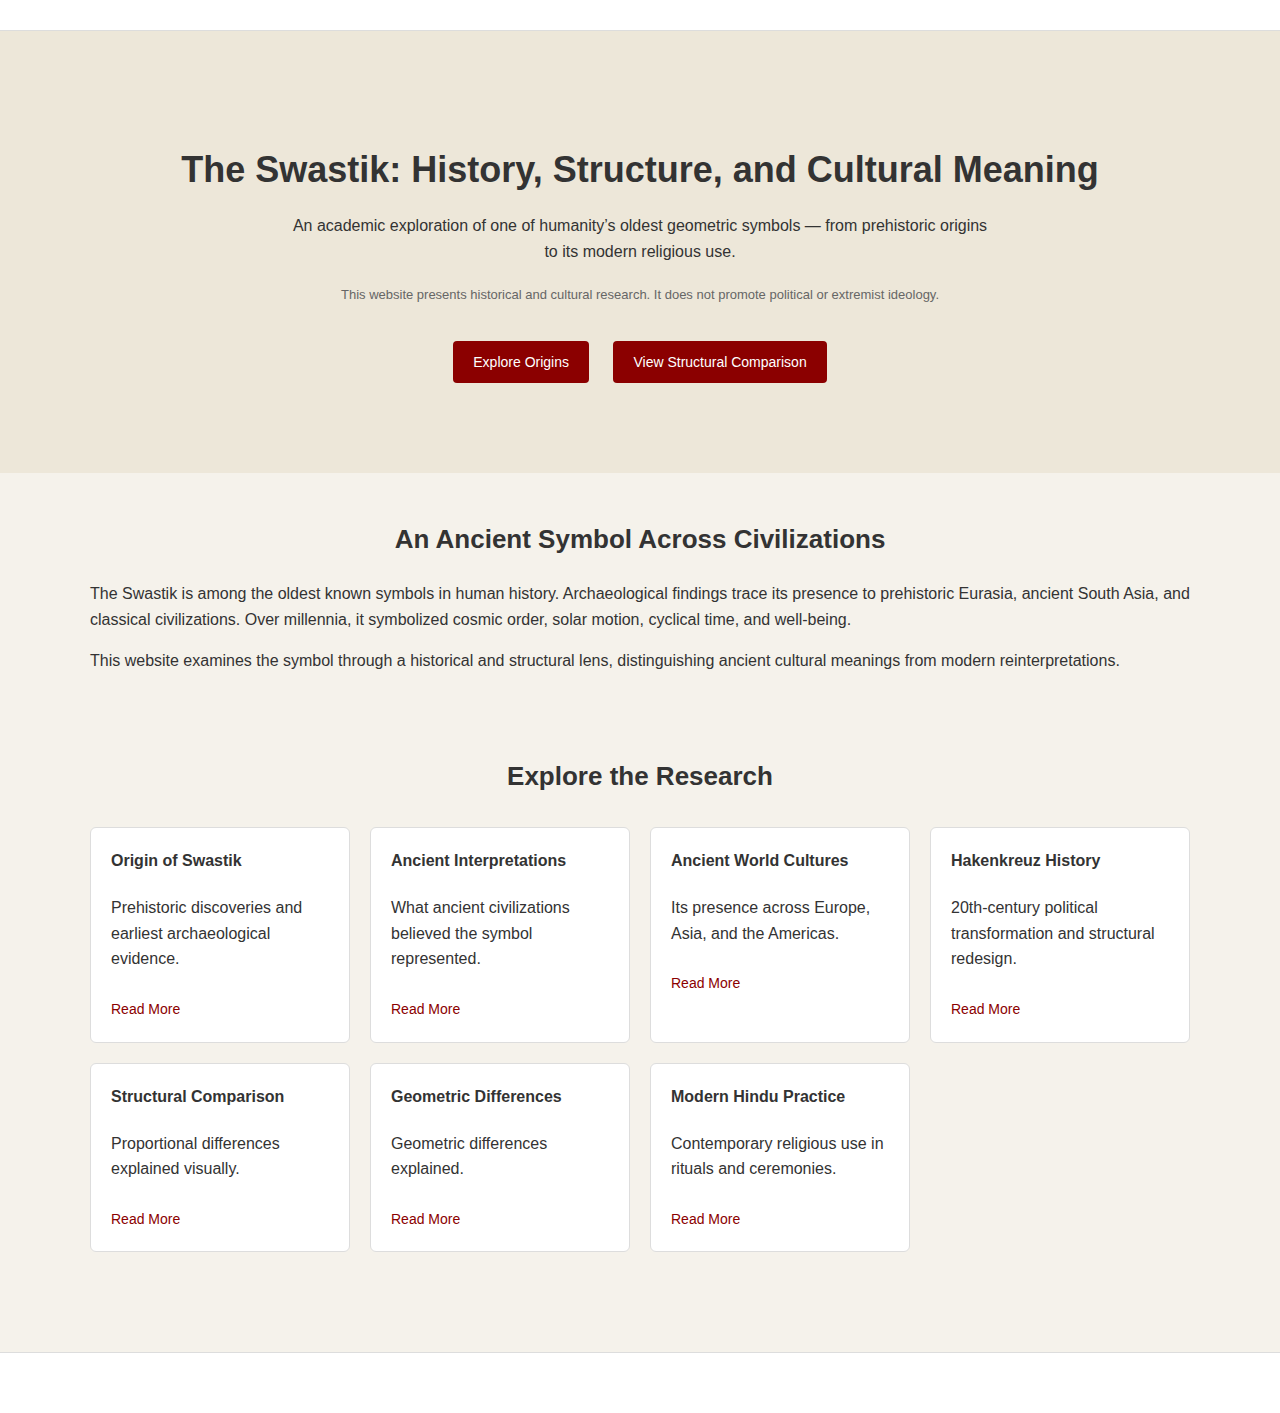
<file: index.html>
<!DOCTYPE html>
<html lang="en">
<head>
    <meta charset="UTF-8">
    <title>Swastik: History & Structure</title>
    <meta name="viewport" content="width=device-width, initial-scale=1.0">
    <meta name="description" content="Academic exploration of the Swastik symbol: origins, cultural meanings, structural analysis, and modern use in Hindu practice.">

    <link rel="stylesheet" href="css/style_index2.css">
</head>
<body>

    <!-- HEADER -->
    <header id="header"></header>

    <!-- HERO SECTION -->
    <div class="hero">
        <h2>The Swastik: History, Structure, and Cultural Meaning</h2>
        <p>
            An academic exploration of one of humanity’s oldest geometric symbols — 
            from prehistoric origins to its modern religious use.
        </p>
        <div class="disclaimer">
            This website presents historical and cultural research. 
            It does not promote political or extremist ideology.
        </div>
        <br>
        <a href="#" class="btn">Explore Origins</a>
        <a href="#" class="btn">View Structural Comparison</a>
    </div>

    <!-- INTRO SECTION -->
    <section>
        <h3>An Ancient Symbol Across Civilizations</h3>
        <p>
            The Swastik is among the oldest known symbols in human history. 
            Archaeological findings trace its presence to prehistoric Eurasia, 
            ancient South Asia, and classical civilizations. Over millennia, 
            it symbolized cosmic order, solar motion, cyclical time, and well-being.
        </p>
        <p>
            This website examines the symbol through a historical and structural lens, 
            distinguishing ancient cultural meanings from modern reinterpretations.
        </p>
    </section>

    <!-- CONTENT GRID -->
    <section>
        <h3>Explore the Research</h3>
        <div class="cards">
            <div class="card">
                <h4>Origin of Swastik</h4>
                <p>Prehistoric discoveries and earliest archaeological evidence.</p>
                <a href="pages/origin.html">Read More</a>
            </div>

            <div class="card">
                <h4>Ancient Interpretations</h4>
                <p>What ancient civilizations believed the symbol represented.</p>
                <a href="pages/AncientInterpretation.html">Read More</a>
            </div>

            <div class="card">
                <h4>Ancient World Cultures</h4>
                <p>Its presence across Europe, Asia, and the Americas.</p>
                <a href="pages/AncientCulture.html">Read More</a>
            </div>

            <div class="card">
                <h4>Hakenkreuz History</h4>
                <p>20th-century political transformation and structural redesign.</p>
                <a href="pages/Haken_Hist.html">Read More</a>
            </div>

            <div class="card">
                <h4>Structural Comparison</h4>
                <p>Proportional differences explained visually.</p>
                <a href="pages/Diff_Swastik.html">Read More</a>
            </div>
            <div class="card">
                <h4>Geometric Differences</h4>
                <p>Geometric differences explained.</p>
                <a href="pages/Geometric.html">Read More</a>
            </div>

            <div class="card">
                <h4>Modern Hindu Practice</h4>
                <p>Contemporary religious use in rituals and ceremonies.</p>
                <a href="pages/ModernHinduUse.html">Read More</a>
            </div>

        </div>
    </section>

    <!-- FOOTER -->
  <footer id="footer"></footer>
  <script src="js/include.js"></script>  

</body>
</html>
</file>
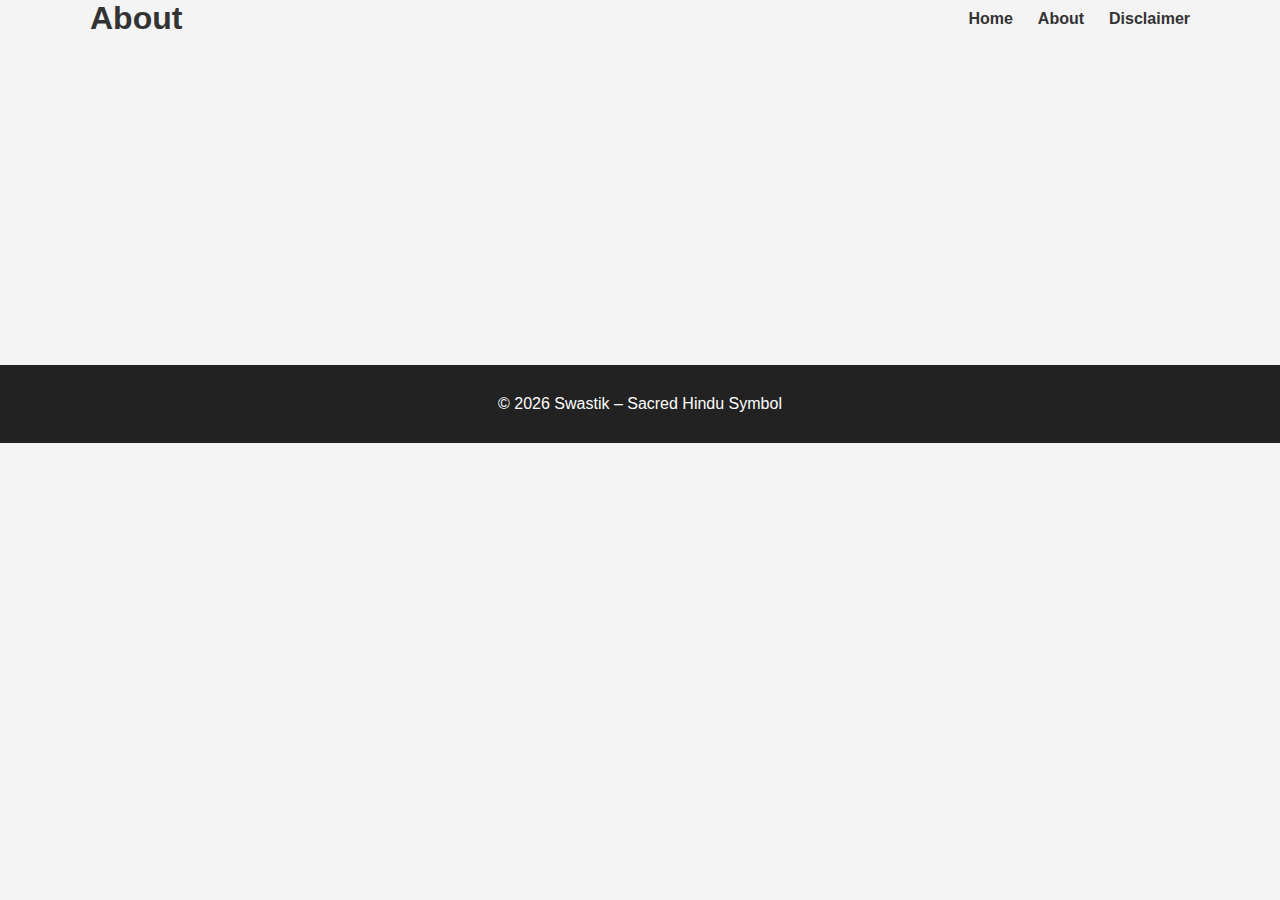
<file: about.html>
<!DOCTYPE html>
<html lang="en">
<head>
<meta charset="UTF-8">
<title>About | Swastik Sacred Symbol</title>
<meta name="viewport" content="width=device-width, initial-scale=1.0">
<link rel="stylesheet" href="css/style.css">
</head>

<body>

<header>
    <div class="container header-flex">
        <h1>About</h1>
        <button class="menu-toggle" onclick="toggleMenu()">☰</button>
        <nav id="nav">
            <a href="index.html">Home</a>
            <a href="about.html">About</a>
            <a href="disclaimer.html">Disclaimer</a>
        </nav>
    </div>
</header>

<section class="content">
    <div class="container">
        <h2>Our Mission</h2>
        <p>
            This website is dedicated to explaining the ancient spiritual meaning
            of the Swastik in Hinduism. Our aim is to promote cultural awareness
            and historical understanding.
        </p>

        <h2>Educational Purpose</h2>
        <p>
            The information provided here is for educational and informational purposes only.
            We seek to clarify misconceptions and present historical context respectfully.
        </p>
    </div>
</section>

<footer>
    <div class="container">
        <p>© 2026 Swastik – Sacred Hindu Symbol</p>
    </div>
</footer>

<script>
function toggleMenu() {
    document.getElementById("nav").classList.toggle("active");
}

// Dark Mode Toggle
const toggle = document.getElementById("darkToggle");

if(localStorage.getItem("darkMode") === "enabled"){
    document.body.classList.add("dark");
}

toggle.addEventListener("click", () => {
    document.body.classList.toggle("dark");

    if(document.body.classList.contains("dark")){
        localStorage.setItem("darkMode", "enabled");
    } else {
        localStorage.setItem("darkMode", "disabled");
    }
});
</script>


</body>
</html>
</file>
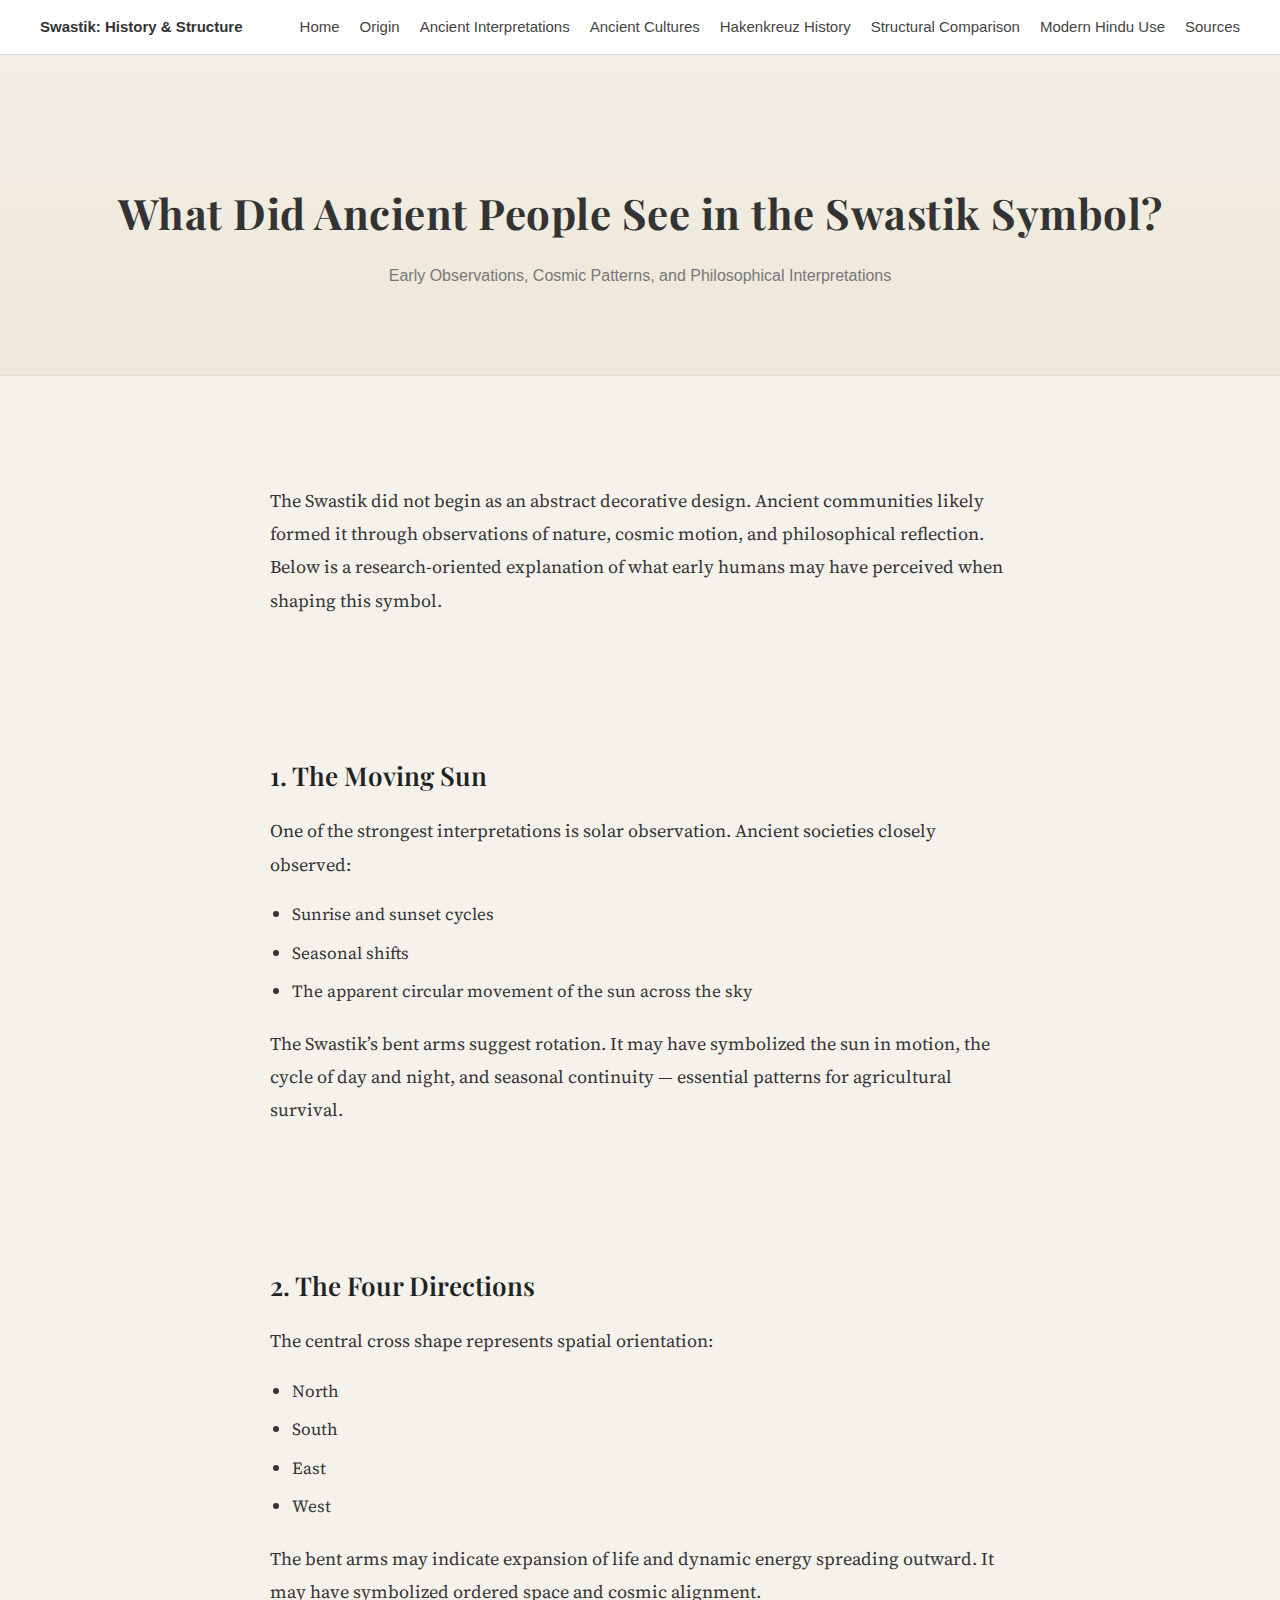
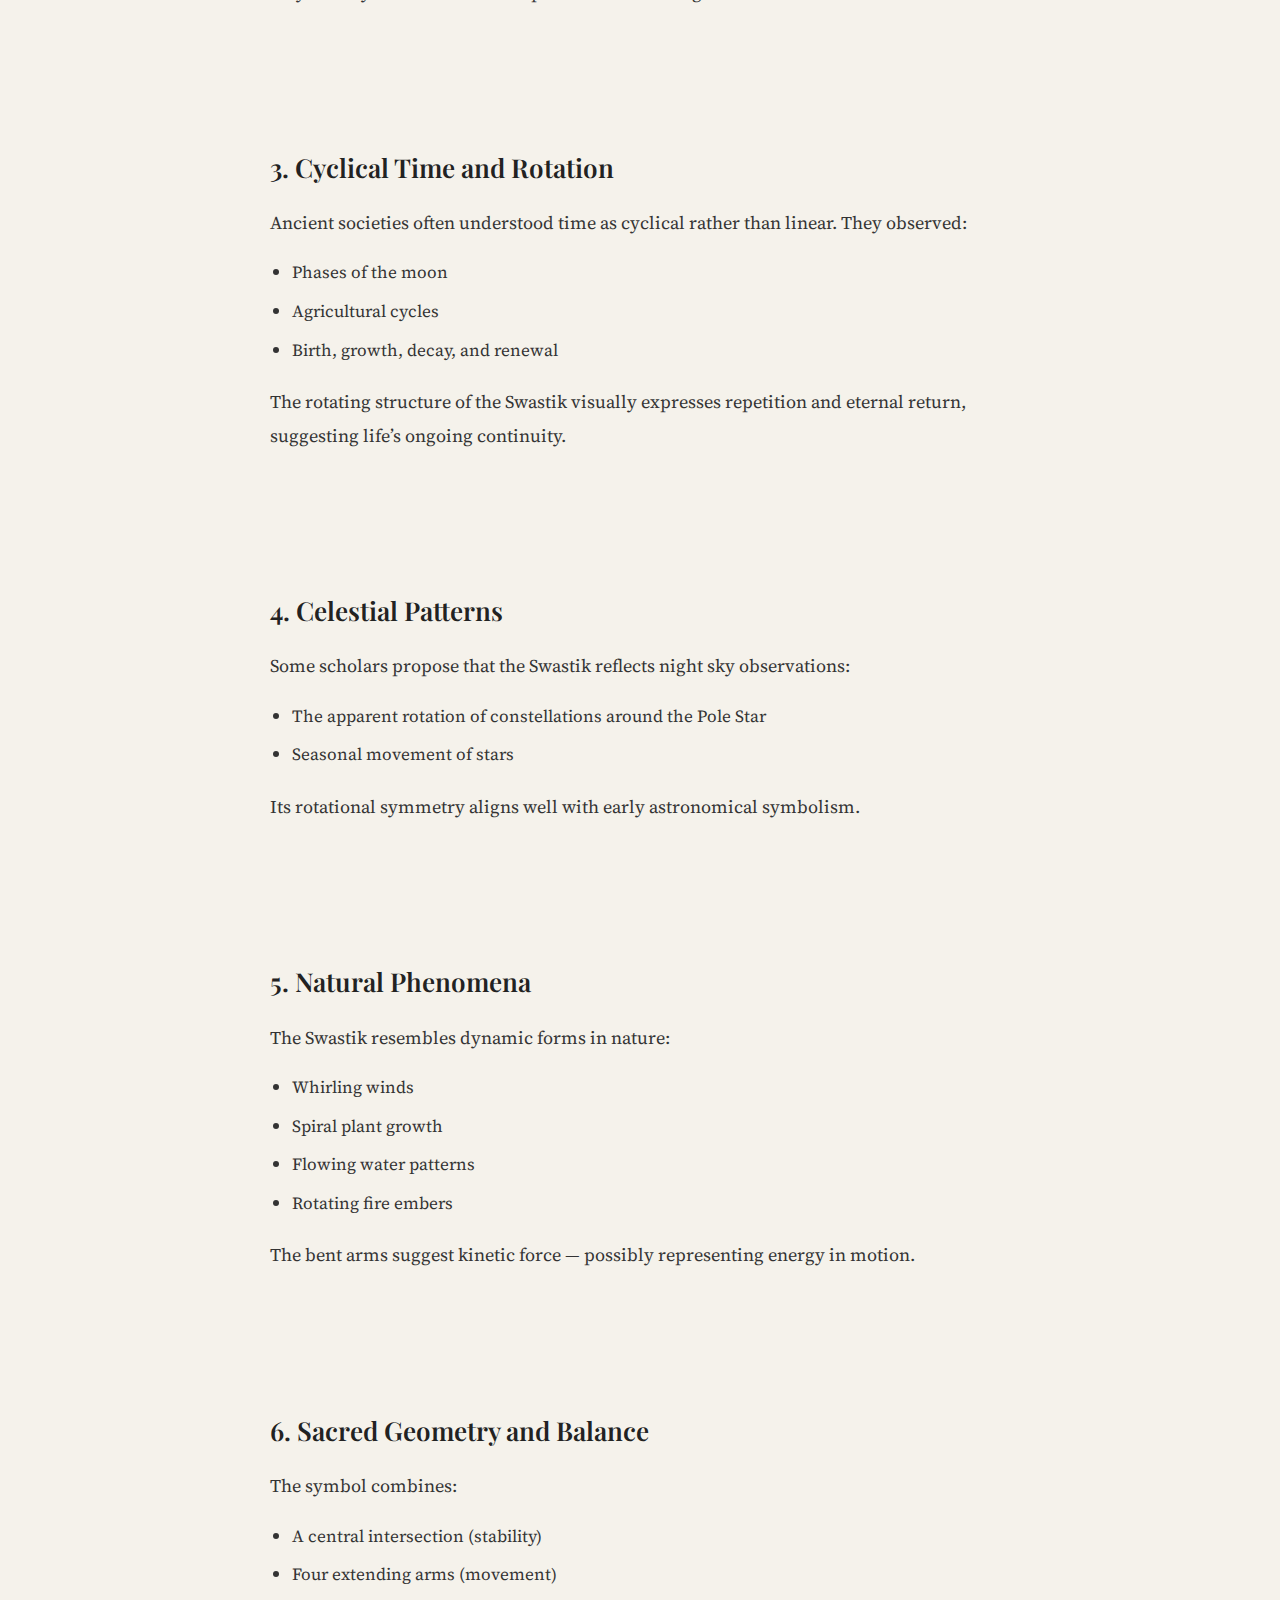
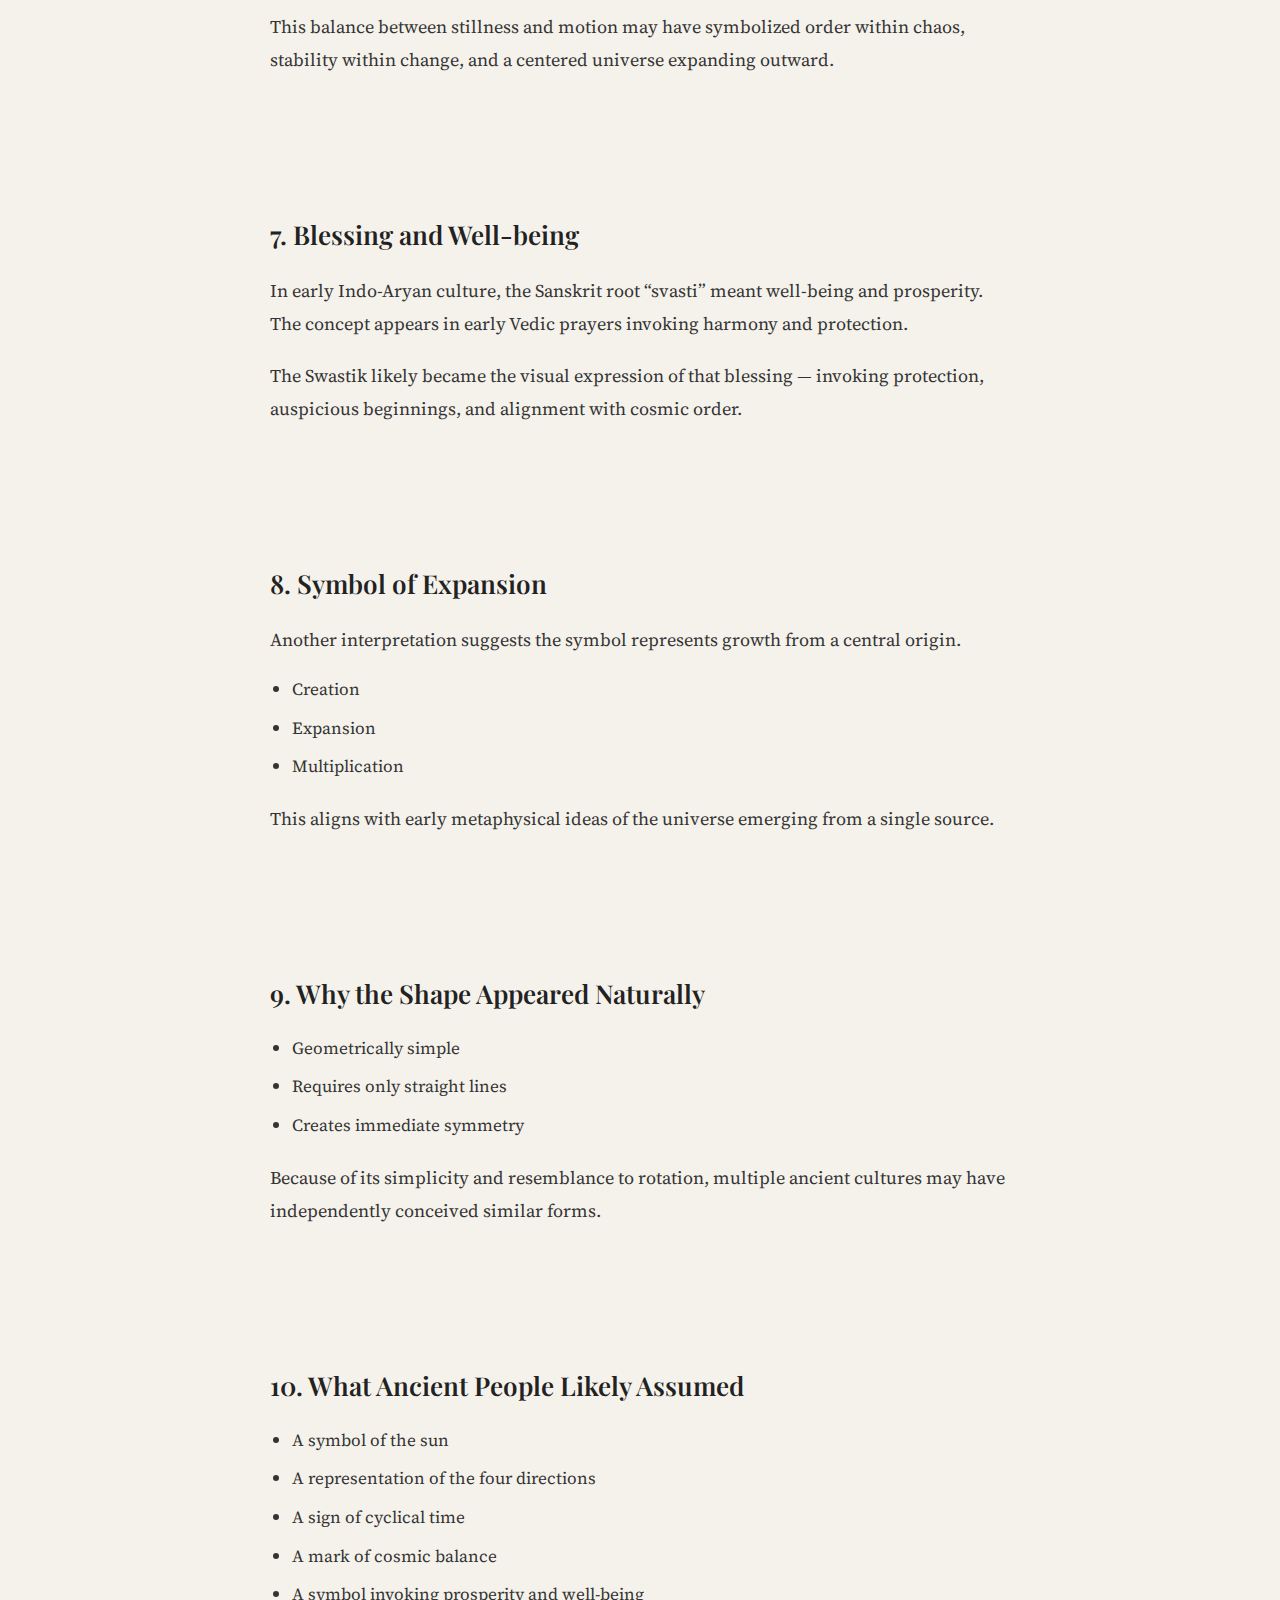
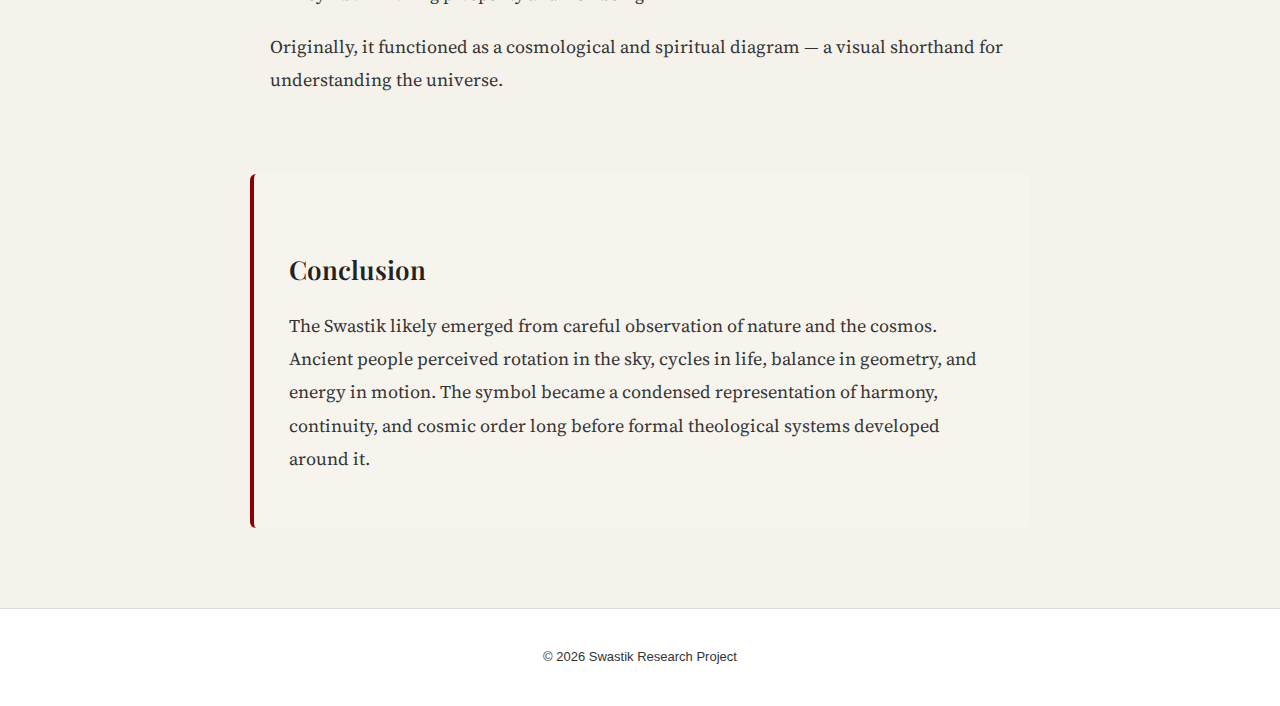
<file: AncientInterpretation.html>
<!DOCTYPE html>
<html lang="en">
<head>
    <meta charset="UTF-8">
    <title>Ancient Interpretations of the Swastik</title>
    <meta name="viewport" content="width=device-width, initial-scale=1.0">
    <link href="https://fonts.googleapis.com/css2?family=Playfair+Display:wght@600;700&family=Source+Serif+4:wght@400;500;600&display=swap" rel="stylesheet">
    <link rel="stylesheet" href="css/style_index2.css">
</head>
<body>
<header>
    <h1>Swastik: History & Structure</h1>
    <nav>
        <a href="index.html">Home</a>
        <a href="origin.html">Origin</a>
        <a href="AncientInterpretation.html">Ancient Interpretations</a>
        <a href="#">Ancient Cultures</a>
        <a href="#">Hakenkreuz History</a>
        <a href="#">Structural Comparison</a>
        <a href="#">Modern Hindu Use</a>
        <a href="#">Sources</a>
    </nav>
</header>

<div class="page-header">
    <h2>What Did Ancient People See in the Swastik Symbol?</h2>
    <p>Early Observations, Cosmic Patterns, and Philosophical Interpretations</p>
</div>

<div class="article-container">

    <section class="article-section">
        <p>
            The Swastik did not begin as an abstract decorative design. Ancient communities likely formed it 
            through observations of nature, cosmic motion, and philosophical reflection. 
            Below is a research-oriented explanation of what early humans may have perceived when shaping this symbol.
        </p>
    </section>

    <section class="article-section">
        <h3>1. The Moving Sun</h3>
        <p>One of the strongest interpretations is solar observation. Ancient societies closely observed:</p>
        <ul>
            <li>Sunrise and sunset cycles</li>
            <li>Seasonal shifts</li>
            <li>The apparent circular movement of the sun across the sky</li>
        </ul>
        <p>
            The Swastik’s bent arms suggest rotation. It may have symbolized the sun in motion,
            the cycle of day and night, and seasonal continuity — essential patterns for agricultural survival.
        </p>
    </section>

    <section class="article-section">
        <h3>2. The Four Directions</h3>
        <p>The central cross shape represents spatial orientation:</p>
        <ul>
            <li>North</li>
            <li>South</li>
            <li>East</li>
            <li>West</li>
        </ul>
        <p>
            The bent arms may indicate expansion of life and dynamic energy spreading outward.
            It may have symbolized ordered space and cosmic alignment.
        </p>
    </section>

    <section class="article-section">
        <h3>3. Cyclical Time and Rotation</h3>
        <p>Ancient societies often understood time as cyclical rather than linear. They observed:</p>
        <ul>
            <li>Phases of the moon</li>
            <li>Agricultural cycles</li>
            <li>Birth, growth, decay, and renewal</li>
        </ul>
        <p>
            The rotating structure of the Swastik visually expresses repetition and eternal return,
            suggesting life’s ongoing continuity.
        </p>
    </section>

    <section class="article-section">
        <h3>4. Celestial Patterns</h3>
        <p>Some scholars propose that the Swastik reflects night sky observations:</p>
        <ul>
            <li>The apparent rotation of constellations around the Pole Star</li>
            <li>Seasonal movement of stars</li>
        </ul>
        <p>
            Its rotational symmetry aligns well with early astronomical symbolism.
        </p>
    </section>

    <section class="article-section">
        <h3>5. Natural Phenomena</h3>
        <p>The Swastik resembles dynamic forms in nature:</p>
        <ul>
            <li>Whirling winds</li>
            <li>Spiral plant growth</li>
            <li>Flowing water patterns</li>
            <li>Rotating fire embers</li>
        </ul>
        <p>
            The bent arms suggest kinetic force — possibly representing energy in motion.
        </p>
    </section>

    <section class="article-section">
        <h3>6. Sacred Geometry and Balance</h3>
        <p>The symbol combines:</p>
        <ul>
            <li>A central intersection (stability)</li>
            <li>Four extending arms (movement)</li>
        </ul>
        <p>
            This balance between stillness and motion may have symbolized order within chaos,
            stability within change, and a centered universe expanding outward.
        </p>
    </section>

    <section class="article-section">
        <h3>7. Blessing and Well-being</h3>
        <p>
            In early Indo-Aryan culture, the Sanskrit root “svasti” meant well-being and prosperity.
            The concept appears in early Vedic prayers invoking harmony and protection.
        </p>
        <p>
            The Swastik likely became the visual expression of that blessing — invoking protection,
            auspicious beginnings, and alignment with cosmic order.
        </p>
    </section>

    <section class="article-section">
        <h3>8. Symbol of Expansion</h3>
        <p>
            Another interpretation suggests the symbol represents growth from a central origin.
        </p>
        <ul>
            <li>Creation</li>
            <li>Expansion</li>
            <li>Multiplication</li>
        </ul>
        <p>
            This aligns with early metaphysical ideas of the universe emerging from a single source.
        </p>
    </section>

    <section class="article-section">
        <h3>9. Why the Shape Appeared Naturally</h3>
        <ul>
            <li>Geometrically simple</li>
            <li>Requires only straight lines</li>
            <li>Creates immediate symmetry</li>
        </ul>
        <p>
            Because of its simplicity and resemblance to rotation, multiple ancient cultures
            may have independently conceived similar forms.
        </p>
    </section>

    <section class="article-section">
        <h3>10. What Ancient People Likely Assumed</h3>
        <ul>
            <li>A symbol of the sun</li>
            <li>A representation of the four directions</li>
            <li>A sign of cyclical time</li>
            <li>A mark of cosmic balance</li>
            <li>A symbol invoking prosperity and well-being</li>
        </ul>
        <p>
            Originally, it functioned as a cosmological and spiritual diagram — 
            a visual shorthand for understanding the universe.
        </p>
    </section>

    <section class="article-section conclusion">
        <h3>Conclusion</h3>
        <p>
            The Swastik likely emerged from careful observation of nature and the cosmos.
            Ancient people perceived rotation in the sky, cycles in life, balance in geometry,
            and energy in motion. The symbol became a condensed representation of harmony,
            continuity, and cosmic order long before formal theological systems developed around it.
        </p>
    </section>

</div>

<footer>
    <p>© 2026 Swastik Research Project</p>
</footer>

</body>
</html>
</file>
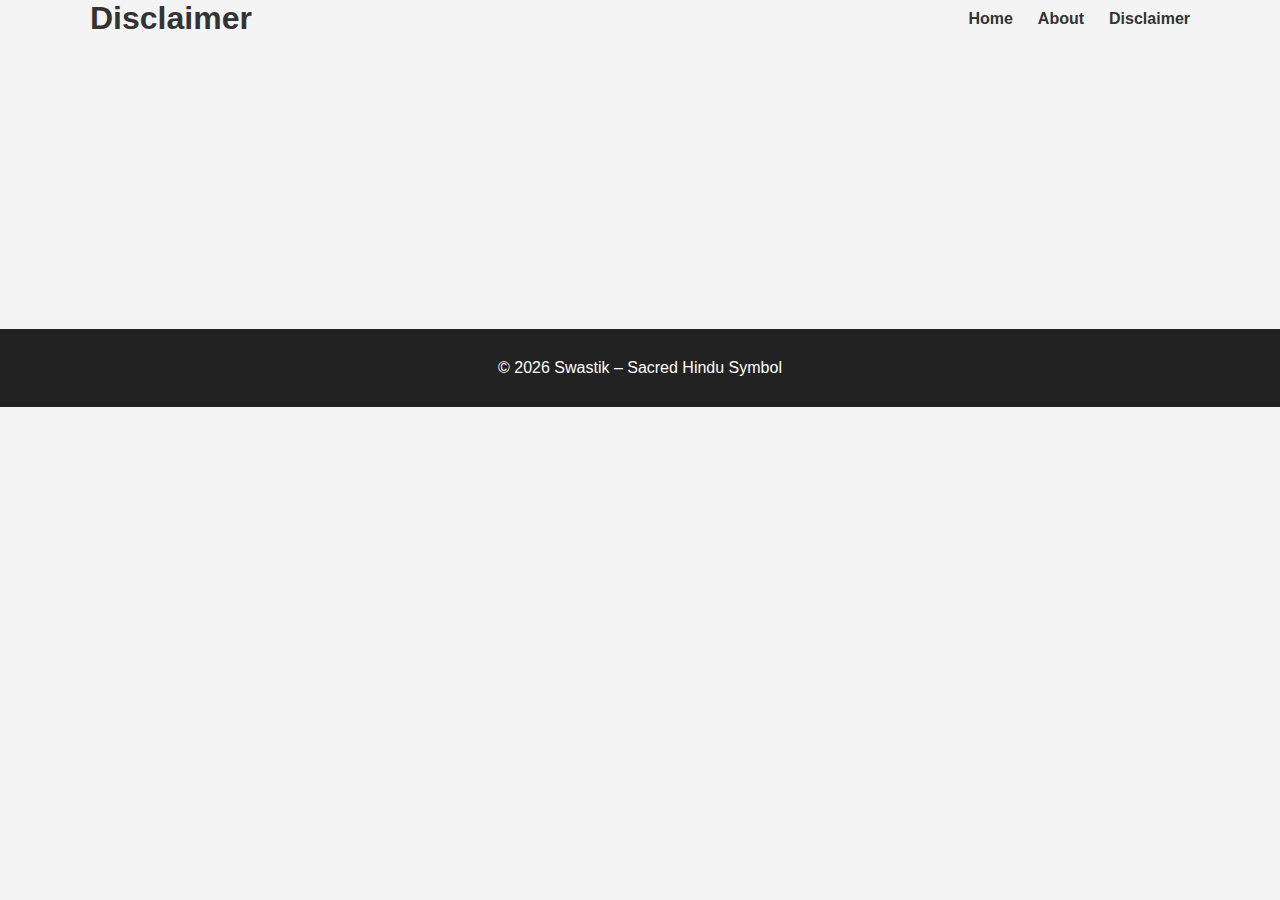
<file: disclaimer.html>
<!DOCTYPE html>
<html lang="en">
<head>
<meta charset="UTF-8">
<title>Disclaimer | Swastik Sacred Symbol</title>
<meta name="viewport" content="width=device-width, initial-scale=1.0">
<link rel="stylesheet" href="css/style.css">
</head>

<body>

<header>
    <div class="container header-flex">
        <h1>Disclaimer</h1>
        <button class="menu-toggle" onclick="toggleMenu()">☰</button>
        <nav id="nav">
            <a href="index.html">Home</a>
            <a href="about.html">About</a>
            <a href="disclaimer.html">Disclaimer</a>
        </nav>
    </div>
</header>

<section class="content">
    <div class="container">
        <h2>Cultural Context</h2>
        <p>
            The Swastik is an ancient Hindu symbol of peace and prosperity.
            This website does not promote hate, extremism, or political ideology.
        </p>

        <h2>Historical Misuse</h2>
        <p>
            The symbol was misused in 20th century Europe, which caused global misunderstanding.
            This site aims to clarify its original spiritual meaning.
        </p>
    </div>
</section>

<footer>
    <div class="container">
        <p>© 2026 Swastik – Sacred Hindu Symbol</p>
    </div>
</footer>

<script>
function toggleMenu() {
    document.getElementById("nav").classList.toggle("active");
}

// Dark Mode Toggle
const toggle = document.getElementById("darkToggle");

if(localStorage.getItem("darkMode") === "enabled"){
    document.body.classList.add("dark");
}

toggle.addEventListener("click", () => {
    document.body.classList.toggle("dark");

    if(document.body.classList.contains("dark")){
        localStorage.setItem("darkMode", "enabled");
    } else {
        localStorage.setItem("darkMode", "disabled");
    }
});
</script>


</body>
</html>
</file>
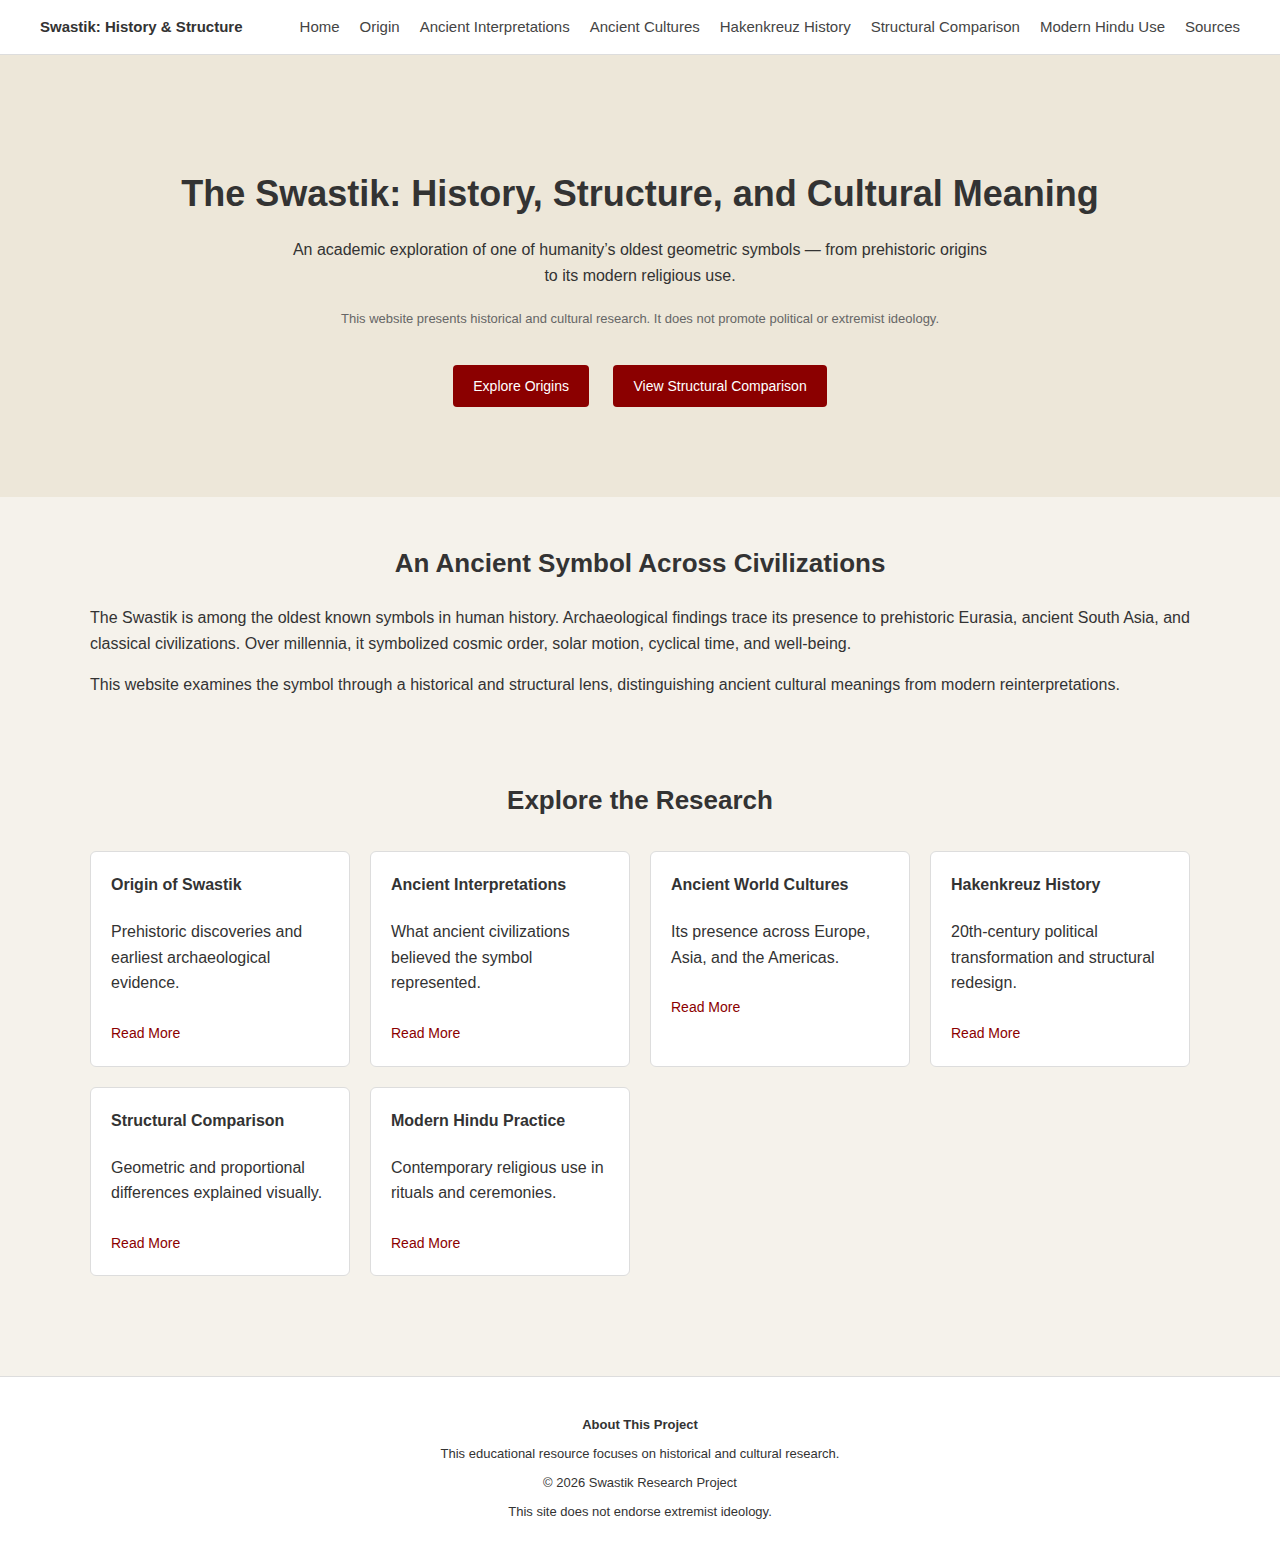
<file: index2.html>
<!DOCTYPE html>
<html lang="en">
<head>
    <meta charset="UTF-8">
    <title>Swastik: History & Structure</title>
    <meta name="viewport" content="width=device-width, initial-scale=1.0">
    <meta name="description" content="Academic exploration of the Swastik symbol: origins, cultural meanings, structural analysis, and modern use in Hindu practice.">

    <link rel="stylesheet" href="css/style_index2.css">
</head>

<body>

    <!-- HEADER -->
    <header>
        <h1>Swastik: History & Structure</h1>
        <nav>
            <a href="#">Home</a>
            <a href="origin.html">Origin</a>
            <a href="AncientInterpretation.html">Ancient Interpretations</a>
            <a href="#">Ancient Cultures</a>
            <a href="#">Hakenkreuz History</a>
            <a href="#">Structural Comparison</a>
            <a href="#">Modern Hindu Use</a>
            <a href="#">Sources</a>
        </nav>
    </header>

    <!-- HERO SECTION -->
    <div class="hero">
        <h2>The Swastik: History, Structure, and Cultural Meaning</h2>
        <p>
            An academic exploration of one of humanity’s oldest geometric symbols — 
            from prehistoric origins to its modern religious use.
        </p>
        <div class="disclaimer">
            This website presents historical and cultural research. 
            It does not promote political or extremist ideology.
        </div>
        <br>
        <a href="#" class="btn">Explore Origins</a>
        <a href="#" class="btn">View Structural Comparison</a>
    </div>

    <!-- INTRO SECTION -->
    <section>
        <h3>An Ancient Symbol Across Civilizations</h3>
        <p>
            The Swastik is among the oldest known symbols in human history. 
            Archaeological findings trace its presence to prehistoric Eurasia, 
            ancient South Asia, and classical civilizations. Over millennia, 
            it symbolized cosmic order, solar motion, cyclical time, and well-being.
        </p>
        <p>
            This website examines the symbol through a historical and structural lens, 
            distinguishing ancient cultural meanings from modern reinterpretations.
        </p>
    </section>

    <!-- CONTENT GRID -->
    <section>
        <h3>Explore the Research</h3>
        <div class="cards">

            <div class="card">
                <h4>Origin of Swastik</h4>
                <p>Prehistoric discoveries and earliest archaeological evidence.</p>
                <a href="#">Read More</a>
            </div>

            <div class="card">
                <h4>Ancient Interpretations</h4>
                <p>What ancient civilizations believed the symbol represented.</p>
                <a href="#">Read More</a>
            </div>

            <div class="card">
                <h4>Ancient World Cultures</h4>
                <p>Its presence across Europe, Asia, and the Americas.</p>
                <a href="#">Read More</a>
            </div>

            <div class="card">
                <h4>Hakenkreuz History</h4>
                <p>20th-century political transformation and structural redesign.</p>
                <a href="#">Read More</a>
            </div>

            <div class="card">
                <h4>Structural Comparison</h4>
                <p>Geometric and proportional differences explained visually.</p>
                <a href="#">Read More</a>
            </div>

            <div class="card">
                <h4>Modern Hindu Practice</h4>
                <p>Contemporary religious use in rituals and ceremonies.</p>
                <a href="#">Read More</a>
            </div>

        </div>
    </section>

    <!-- FOOTER -->
    <footer>
        <p><strong>About This Project</strong></p>
        <p>This educational resource focuses on historical and cultural research.</p>
        <p>© 2026 Swastik Research Project</p>
        <p>This site does not endorse extremist ideology.</p>
    </footer>

</body>
</html>
</file>
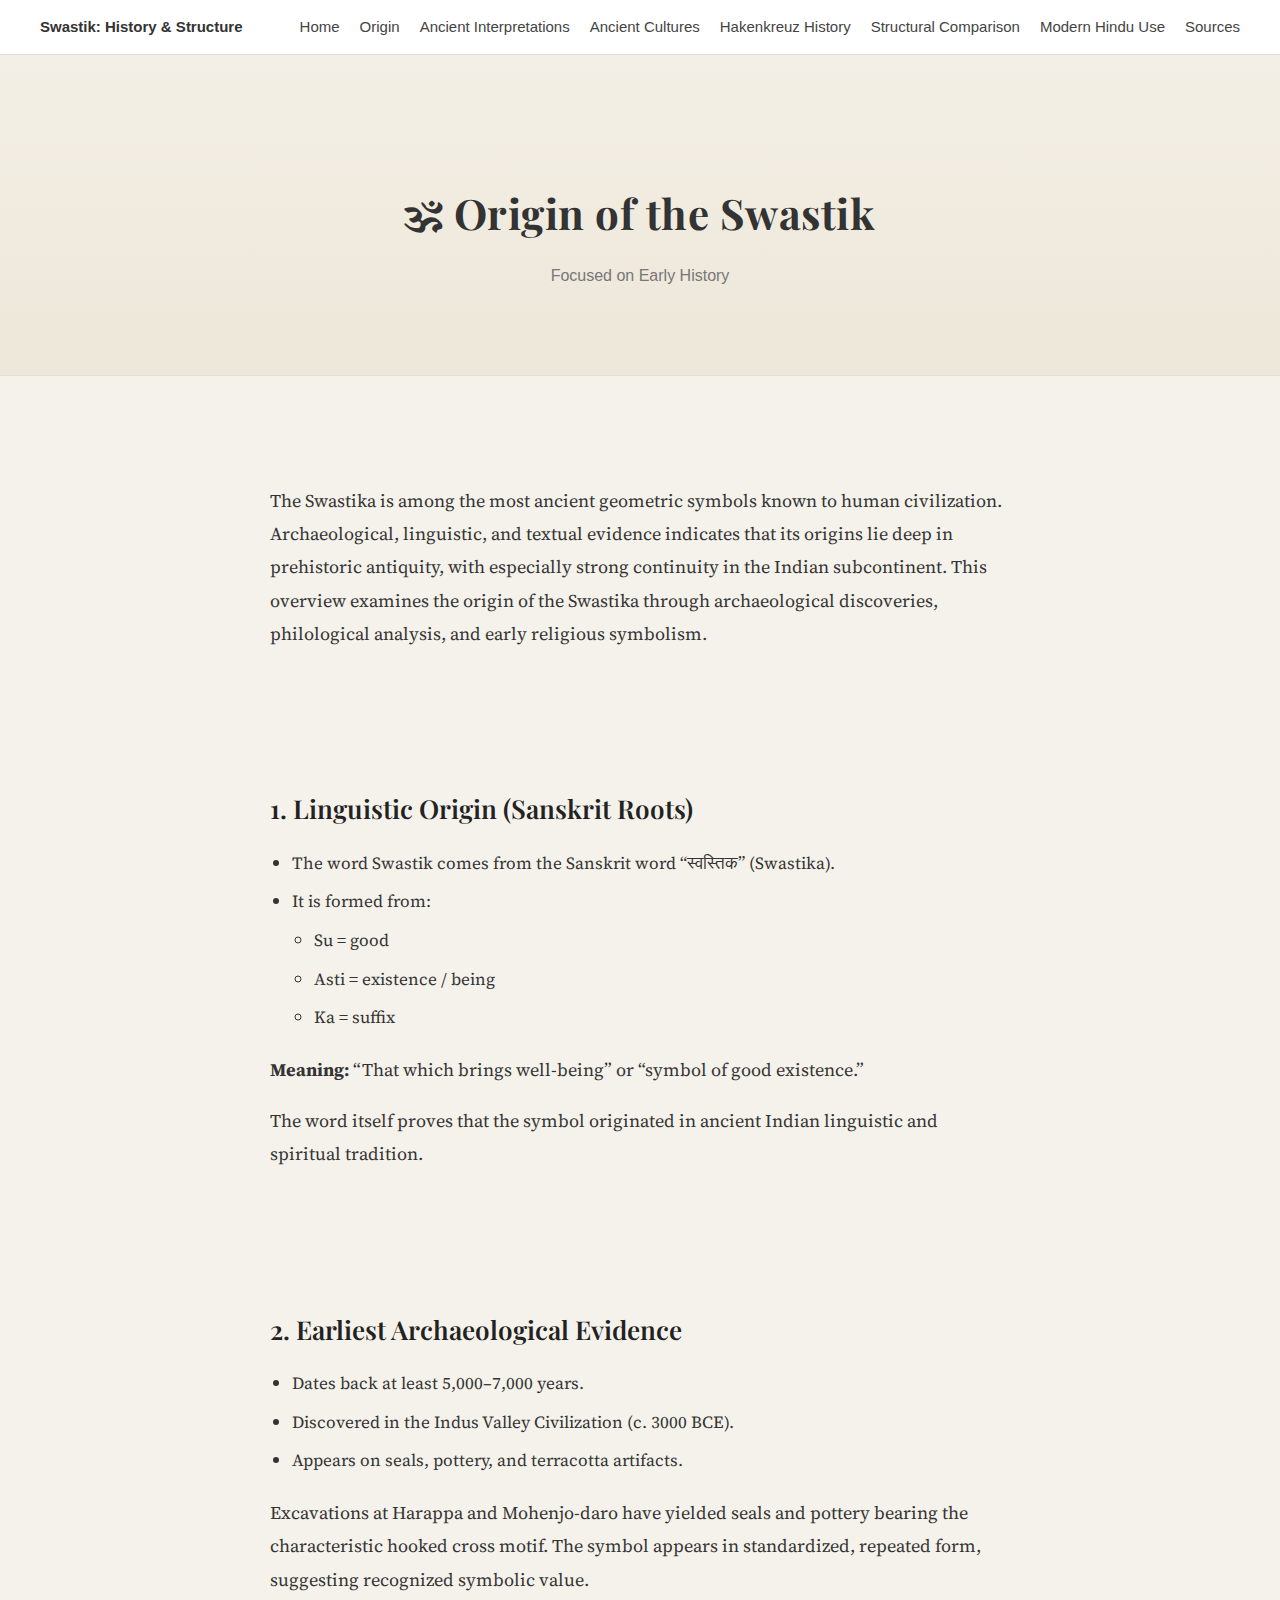
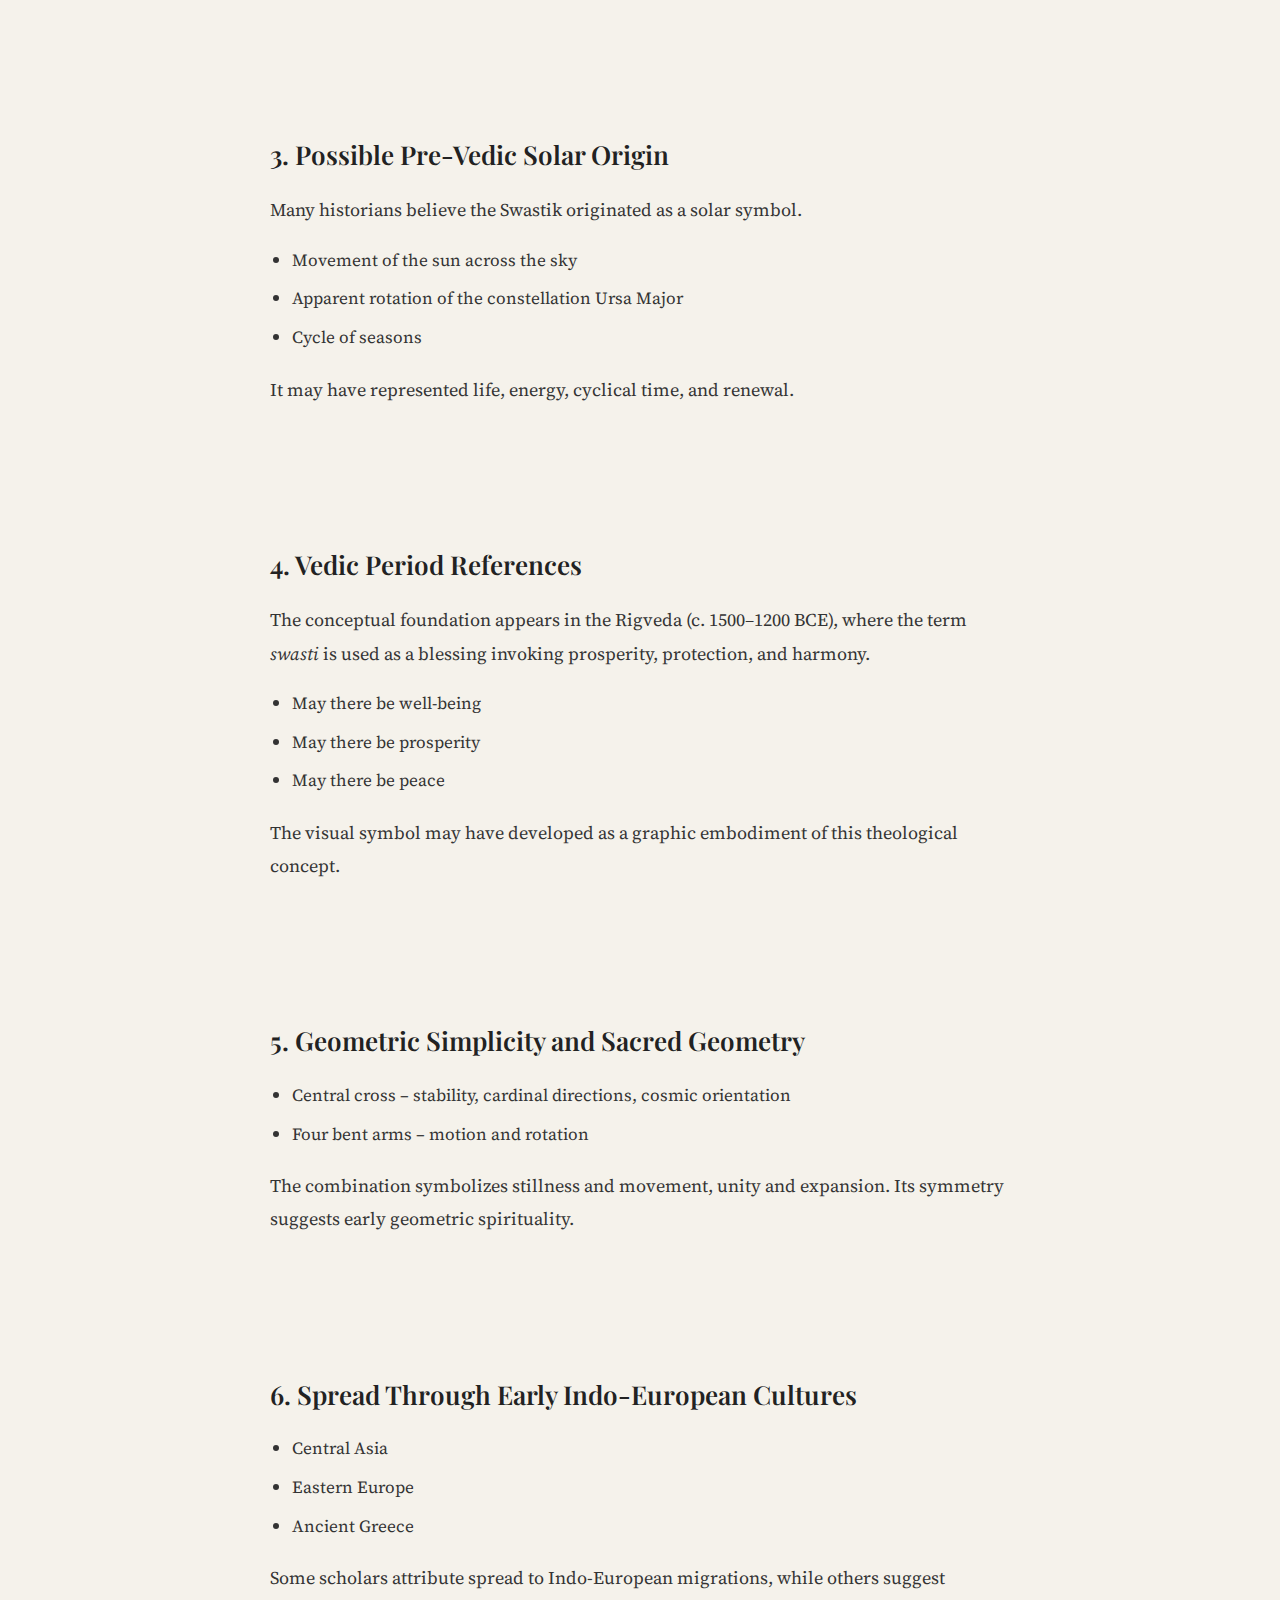
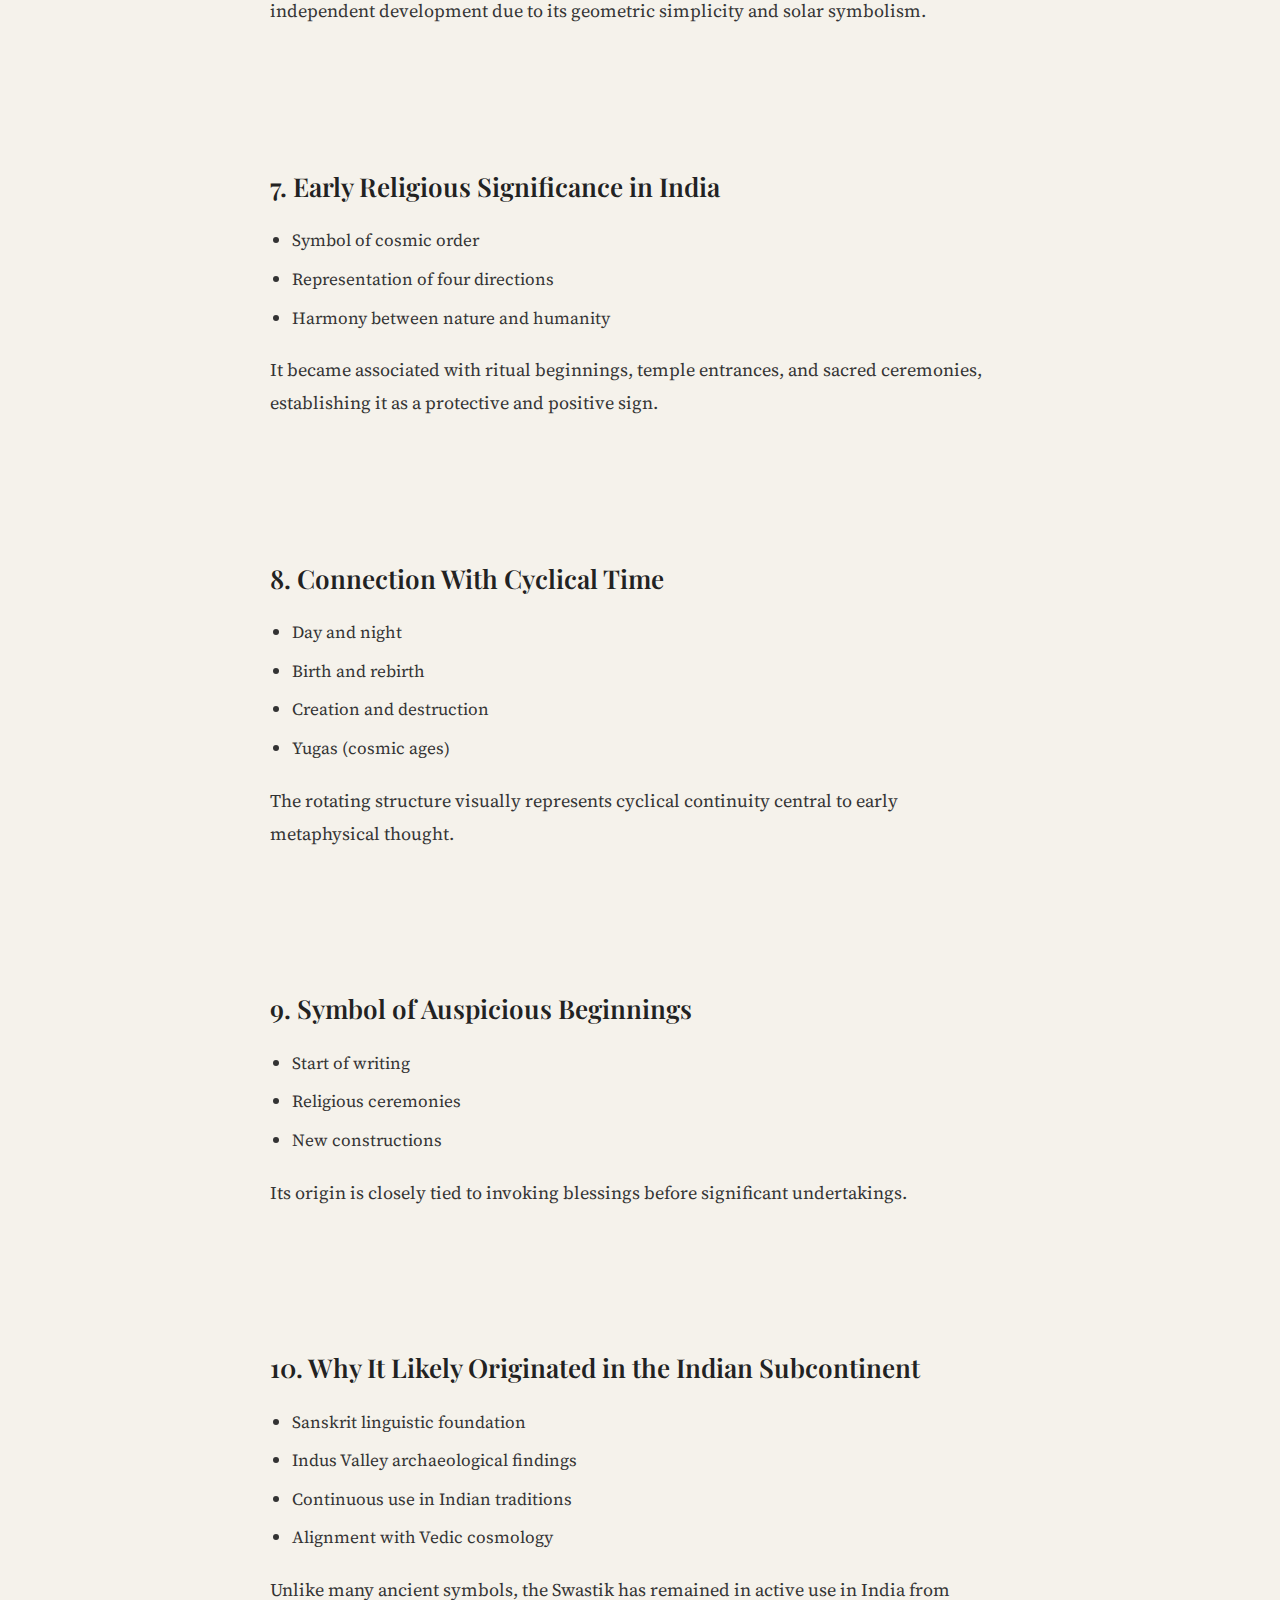
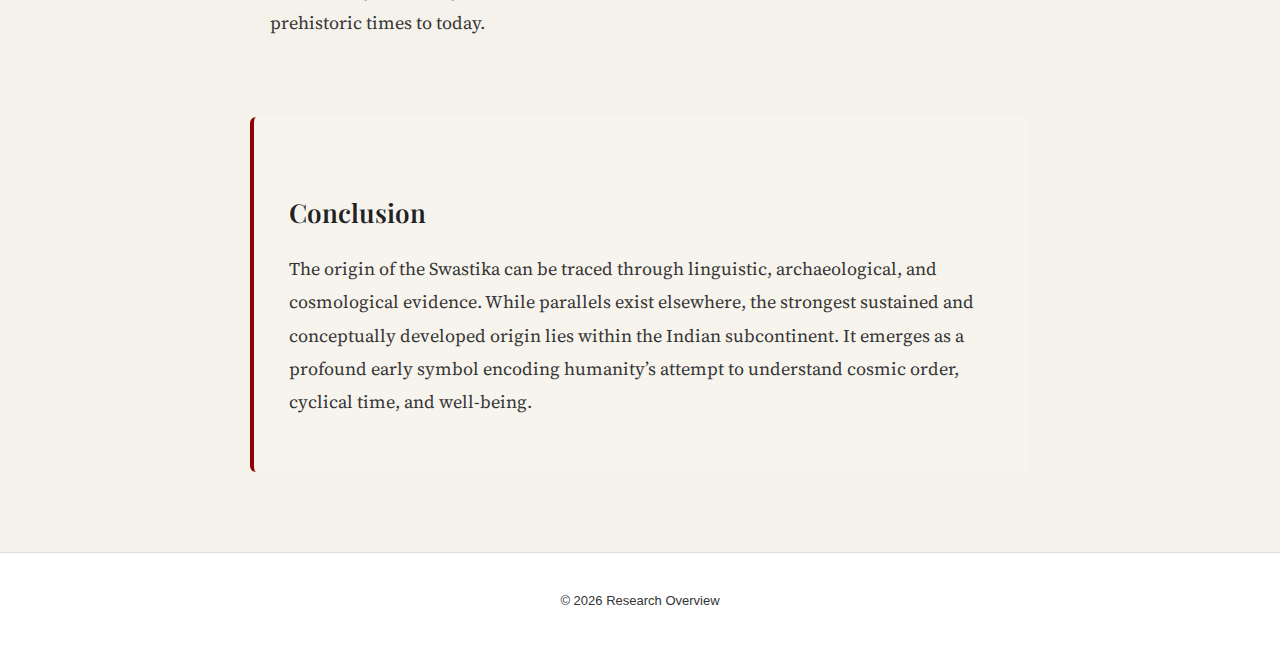
<file: origin.html>
<!DOCTYPE html>
<html lang="en">
<head>
    <meta charset="UTF-8">
    <title>Origin of Swastik</title> 
    
       <link href="https://fonts.googleapis.com/css2?family=Playfair+Display:wght@600;700&family=Source+Serif+4:wght@400;500;600&display=swap" rel="stylesheet">
       <link rel="stylesheet" href="css/style_index2.css">
</head>
<body>

<header>
        <h1>Swastik: History & Structure</h1>
        <nav>
            <a href="index2.html">Home</a>
            <a href="origin.html">Origin</a>
            <a href="AncientInterpretation.html">Ancient Interpretations</a>
            <a href="#">Ancient Cultures</a>
            <a href="#">Hakenkreuz History</a>
            <a href="#">Structural Comparison</a>
            <a href="#">Modern Hindu Use</a>
            <a href="#">Sources</a>
        </nav>
    </header>

<div class="page-header">
    <h2>🕉 Origin of the Swastik</h2>
    <p>Focused on Early History</p>
</div>

<div class="article-container">

    <section class="article-section">
        <p>
            The Swastika is among the most ancient geometric symbols known to human civilization.
            Archaeological, linguistic, and textual evidence indicates that its origins lie deep in prehistoric antiquity,
            with especially strong continuity in the Indian subcontinent. This overview examines the origin of the Swastika
            through archaeological discoveries, philological analysis, and early religious symbolism.
        </p>
    </section>

    <section class="article-section">
        <h3>1. Linguistic Origin (Sanskrit Roots)</h3>
        <ul>
            <li>The word Swastik comes from the Sanskrit word “स्वस्तिक” (Swastika).</li>
            <li>It is formed from:
                <ul>
                    <li>Su = good</li>
                    <li>Asti = existence / being</li>
                    <li>Ka = suffix</li>
                </ul>
            </li>
        </ul>
        <p><strong>Meaning:</strong> “That which brings well-being” or “symbol of good existence.”</p>
        <p>The word itself proves that the symbol originated in ancient Indian linguistic and spiritual tradition.</p>
    </section>

    <section class="article-section">
        <h3>2. Earliest Archaeological Evidence</h3>
        <ul>
            <li>Dates back at least 5,000–7,000 years.</li>
            <li>Discovered in the Indus Valley Civilization (c. 3000 BCE).</li>
            <li>Appears on seals, pottery, and terracotta artifacts.</li>
        </ul>
        <p>
            Excavations at Harappa and Mohenjo-daro have yielded seals and pottery bearing the characteristic hooked cross motif.
            The symbol appears in standardized, repeated form, suggesting recognized symbolic value.
        </p>
    </section>

    <section class="article-section">
        <h3>3. Possible Pre-Vedic Solar Origin</h3>
        <p>Many historians believe the Swastik originated as a solar symbol.</p>
        <ul>
            <li>Movement of the sun across the sky</li>
            <li>Apparent rotation of the constellation Ursa Major</li>
            <li>Cycle of seasons</li>
        </ul>
        <p>
            It may have represented life, energy, cyclical time, and renewal.
        </p>
    </section>

    <section class="article-section">
        <h3>4. Vedic Period References</h3>
        <p>
            The conceptual foundation appears in the Rigveda (c. 1500–1200 BCE), where the term <em>swasti</em>
            is used as a blessing invoking prosperity, protection, and harmony.
        </p>
        <ul>
            <li>May there be well-being</li>
            <li>May there be prosperity</li>
            <li>May there be peace</li>
        </ul>
        <p>
            The visual symbol may have developed as a graphic embodiment of this theological concept.
        </p>
    </section>

    <section class="article-section">
        <h3>5. Geometric Simplicity and Sacred Geometry</h3>
        <ul>
            <li>Central cross – stability, cardinal directions, cosmic orientation</li>
            <li>Four bent arms – motion and rotation</li>
        </ul>
        <p>
            The combination symbolizes stillness and movement, unity and expansion.
            Its symmetry suggests early geometric spirituality.
        </p>
    </section>

    <section class="article-section">
        <h3>6. Spread Through Early Indo-European Cultures</h3>
        <ul>
            <li>Central Asia</li>
            <li>Eastern Europe</li>
            <li>Ancient Greece</li>
        </ul>
        <p>
            Some scholars attribute spread to Indo-European migrations, while others suggest independent development
            due to its geometric simplicity and solar symbolism.
        </p>
    </section>

    <section class="article-section">
        <h3>7. Early Religious Significance in India</h3>
        <ul>
            <li>Symbol of cosmic order</li>
            <li>Representation of four directions</li>
            <li>Harmony between nature and humanity</li>
        </ul>
        <p>
            It became associated with ritual beginnings, temple entrances, and sacred ceremonies,
            establishing it as a protective and positive sign.
        </p>
    </section>

    <section class="article-section">
        <h3>8. Connection With Cyclical Time</h3>
        <ul>
            <li>Day and night</li>
            <li>Birth and rebirth</li>
            <li>Creation and destruction</li>
            <li>Yugas (cosmic ages)</li>
        </ul>
        <p>
            The rotating structure visually represents cyclical continuity central to early metaphysical thought.
        </p>
    </section>

    <section class="article-section">
        <h3>9. Symbol of Auspicious Beginnings</h3>
        <ul>
            <li>Start of writing</li>
            <li>Religious ceremonies</li>
            <li>New constructions</li>
        </ul>
        <p>
            Its origin is closely tied to invoking blessings before significant undertakings.
        </p>
    </section>

    <section class="article-section">
        <h3>10. Why It Likely Originated in the Indian Subcontinent</h3>
        <ul>
            <li>Sanskrit linguistic foundation</li>
            <li>Indus Valley archaeological findings</li>
            <li>Continuous use in Indian traditions</li>
            <li>Alignment with Vedic cosmology</li>
        </ul>
        <p>
            Unlike many ancient symbols, the Swastik has remained in active use in India from prehistoric times to today.
        </p>
    </section>

    <section class="article-section conclusion">
        <h3>Conclusion</h3>
        <p>
            The origin of the Swastika can be traced through linguistic, archaeological, and cosmological evidence.
            While parallels exist elsewhere, the strongest sustained and conceptually developed origin lies within
            the Indian subcontinent. It emerges as a profound early symbol encoding humanity’s attempt to understand
            cosmic order, cyclical time, and well-being.
        </p>
    </section>

</div>

<footer>
    <p>© 2026 Research Overview</p>
</footer>

</body>
</html>
</file>
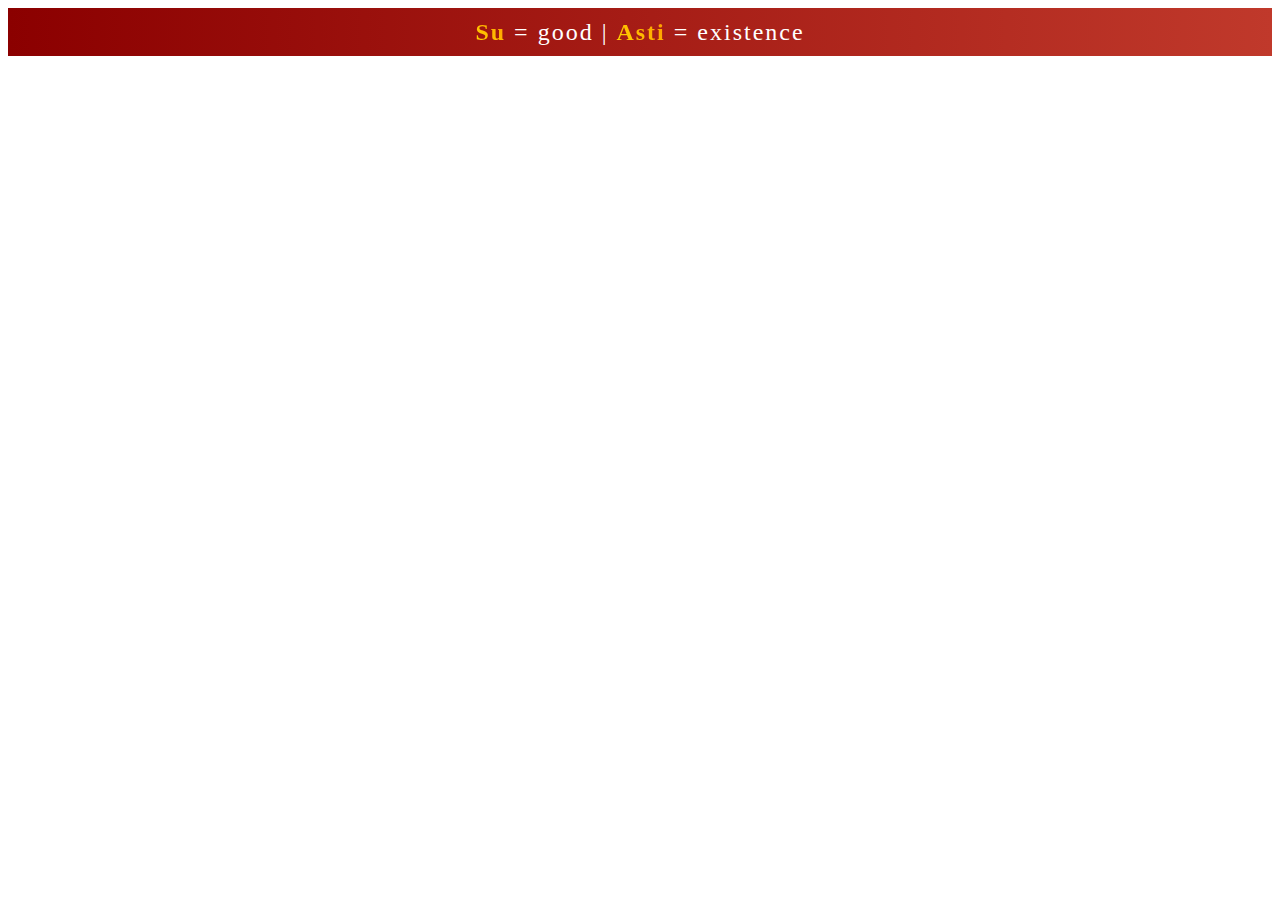
<file: snip1.html>
<!DOCTYPE html>
<html lang="en">
<head>
    <meta charset="UTF-8">
    <meta name="viewport" content="width=device-width, initial-scale=1.0">
    <title>Document</title>
    <link rel="stylesheet" href="css/style1.css">
</head>
<body>
    <div class="top-banner">
        <p>
            <span class="highlight">Su</span> = good | 
            <span class="highlight">Asti</span> = existence
        </p>
    </div>

</body>
</html>
</file>
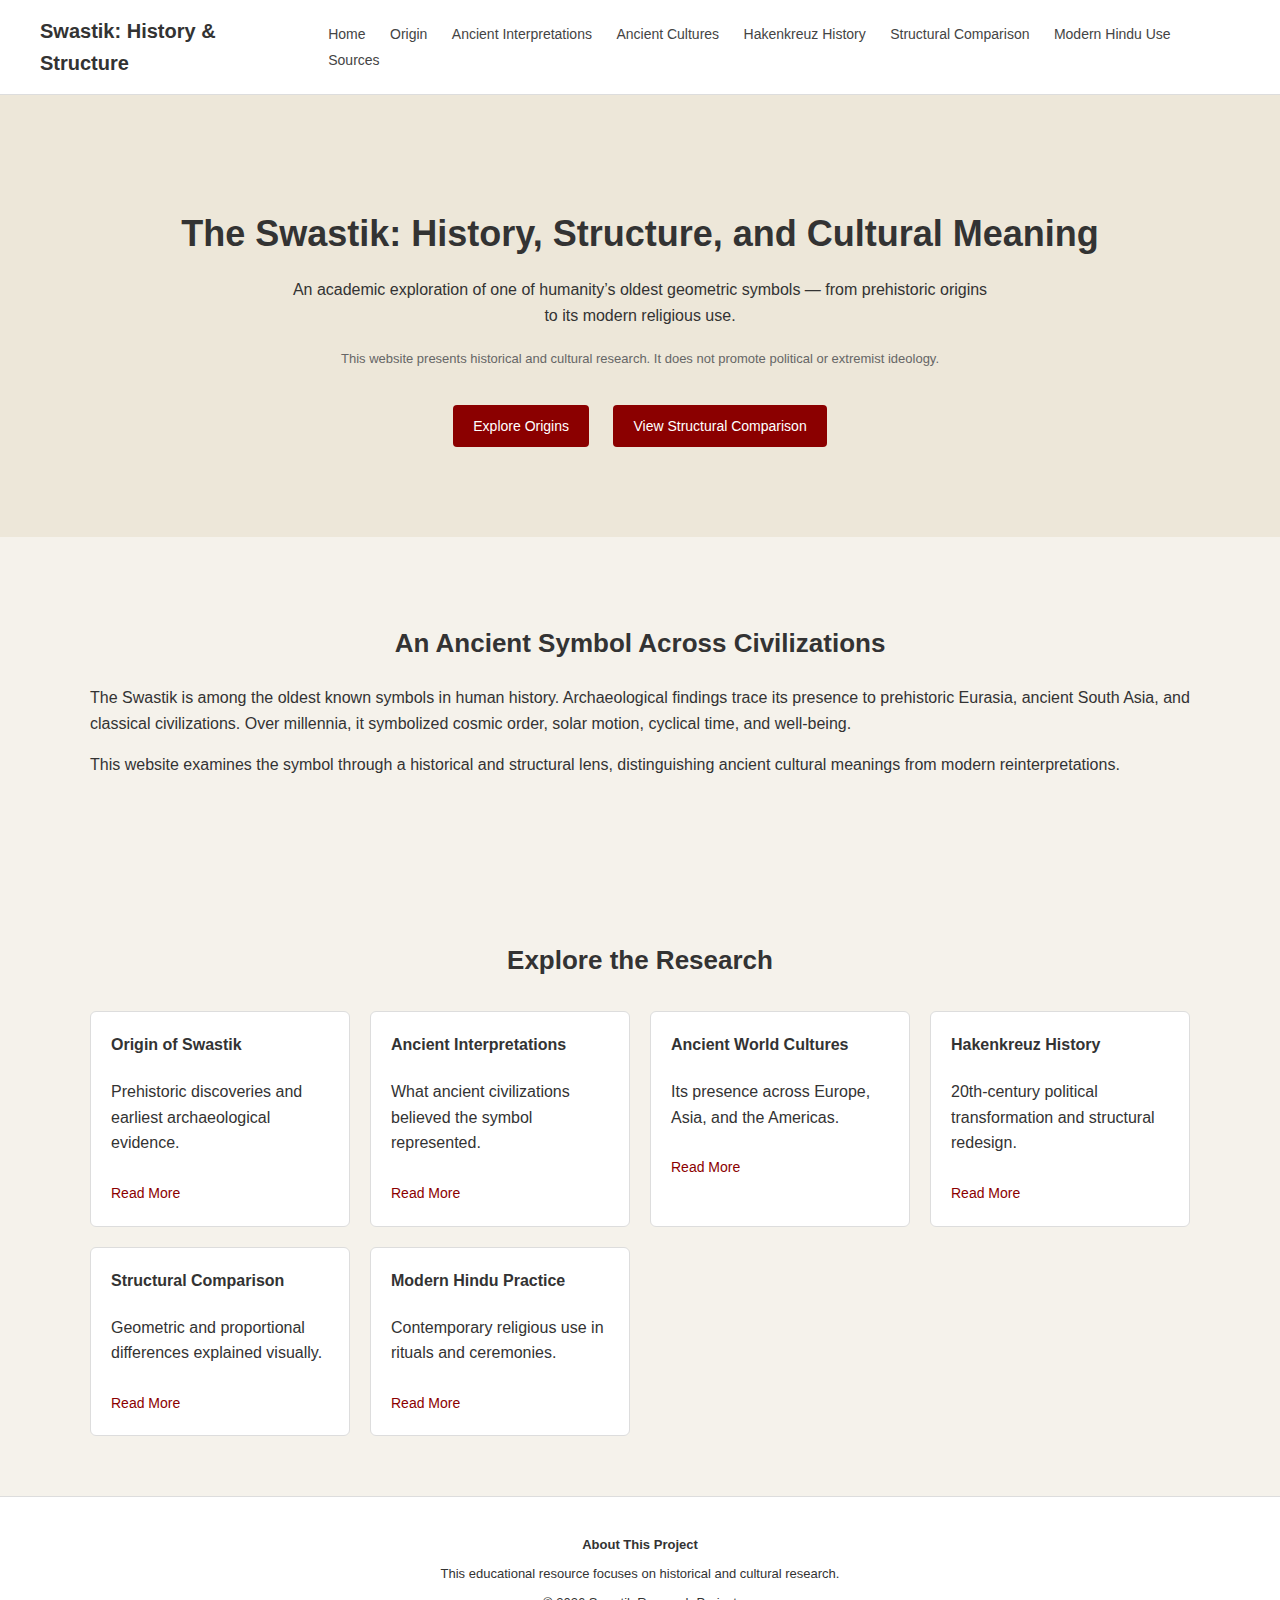
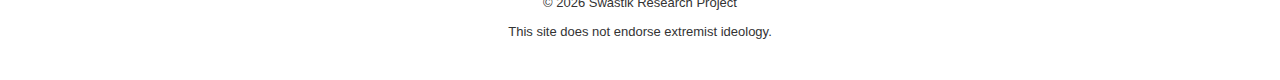
<file: content/index2.html>
<!DOCTYPE html>
<html lang="en">
<head>
    <meta charset="UTF-8">
    <title>Swastik: History & Structure</title>
    <meta name="viewport" content="width=device-width, initial-scale=1.0">
    <meta name="description" content="Academic exploration of the Swastik symbol: origins, cultural meanings, structural analysis, and modern use in Hindu practice.">

    <style>
        body {
            margin: 0;
            font-family: Arial, sans-serif;
            background-color: #f5f2eb;
            color: #333;
            line-height: 1.6;
        }

        header {
            background-color: #ffffff;
            padding: 15px 40px;
            display: flex;
            justify-content: space-between;
            align-items: center;
            border-bottom: 1px solid #ddd;
        }

        header h1 {
            font-size: 20px;
            margin: 0;
        }

        nav a {
            margin-left: 20px;
            text-decoration: none;
            color: #444;
            font-size: 14px;
        }

        nav a:hover {
            color: #8b0000;
        }

        .hero {
            text-align: center;
            padding: 80px 20px;
            background-color: #ede7d9;
        }

        .hero h2 {
            font-size: 36px;
            margin-bottom: 15px;
        }

        .hero p {
            max-width: 700px;
            margin: 0 auto 20px;
        }

        .disclaimer {
            font-size: 13px;
            color: #666;
            margin-top: 10px;
        }

        .btn {
            display: inline-block;
            margin: 10px;
            padding: 10px 20px;
            background-color: #8b0000;
            color: #fff;
            text-decoration: none;
            font-size: 14px;
            border-radius: 4px;
        }

        .btn:hover {
            background-color: #a00000;
        }

        section {
            padding: 60px 20px;
            max-width: 1100px;
            margin: auto;
        }

        h3 {
            font-size: 26px;
            margin-bottom: 20px;
            text-align: center;
        }

        .cards {
            display: grid;
            grid-template-columns: repeat(auto-fit, minmax(250px, 1fr));
            gap: 20px;
            margin-top: 30px;
        }

        .card {
            background: #fff;
            padding: 20px;
            border: 1px solid #ddd;
            border-radius: 6px;
        }

        .card h4 {
            margin-top: 0;
        }

        .card a {
            display: inline-block;
            margin-top: 10px;
            text-decoration: none;
            color: #8b0000;
            font-size: 14px;
        }

        footer {
            background-color: #ffffff;
            padding: 30px 20px;
            text-align: center;
            font-size: 13px;
            border-top: 1px solid #ddd;
        }

        footer p {
            margin: 8px 0;
        }
    </style>
</head>

<body>

    <!-- HEADER -->
    <header>
        <h1>Swastik: History & Structure</h1>
        <nav>
            <a href="#">Home</a>
            <a href="#">Origin</a>
            <a href="#">Ancient Interpretations</a>
            <a href="#">Ancient Cultures</a>
            <a href="#">Hakenkreuz History</a>
            <a href="#">Structural Comparison</a>
            <a href="#">Modern Hindu Use</a>
            <a href="#">Sources</a>
        </nav>
    </header>

    <!-- HERO SECTION -->
    <div class="hero">
        <h2>The Swastik: History, Structure, and Cultural Meaning</h2>
        <p>
            An academic exploration of one of humanity’s oldest geometric symbols — 
            from prehistoric origins to its modern religious use.
        </p>
        <div class="disclaimer">
            This website presents historical and cultural research. 
            It does not promote political or extremist ideology.
        </div>
        <br>
        <a href="#" class="btn">Explore Origins</a>
        <a href="#" class="btn">View Structural Comparison</a>
    </div>

    <!-- INTRO SECTION -->
    <section>
        <h3>An Ancient Symbol Across Civilizations</h3>
        <p>
            The Swastik is among the oldest known symbols in human history. 
            Archaeological findings trace its presence to prehistoric Eurasia, 
            ancient South Asia, and classical civilizations. Over millennia, 
            it symbolized cosmic order, solar motion, cyclical time, and well-being.
        </p>
        <p>
            This website examines the symbol through a historical and structural lens, 
            distinguishing ancient cultural meanings from modern reinterpretations.
        </p>
    </section>

    <!-- CONTENT GRID -->
    <section>
        <h3>Explore the Research</h3>
        <div class="cards">

            <div class="card">
                <h4>Origin of Swastik</h4>
                <p>Prehistoric discoveries and earliest archaeological evidence.</p>
                <a href="#">Read More</a>
            </div>

            <div class="card">
                <h4>Ancient Interpretations</h4>
                <p>What ancient civilizations believed the symbol represented.</p>
                <a href="#">Read More</a>
            </div>

            <div class="card">
                <h4>Ancient World Cultures</h4>
                <p>Its presence across Europe, Asia, and the Americas.</p>
                <a href="#">Read More</a>
            </div>

            <div class="card">
                <h4>Hakenkreuz History</h4>
                <p>20th-century political transformation and structural redesign.</p>
                <a href="#">Read More</a>
            </div>

            <div class="card">
                <h4>Structural Comparison</h4>
                <p>Geometric and proportional differences explained visually.</p>
                <a href="#">Read More</a>
            </div>

            <div class="card">
                <h4>Modern Hindu Practice</h4>
                <p>Contemporary religious use in rituals and ceremonies.</p>
                <a href="#">Read More</a>
            </div>

        </div>
    </section>

    <!-- FOOTER -->
    <footer>
        <p><strong>About This Project</strong></p>
        <p>This educational resource focuses on historical and cultural research.</p>
        <p>© 2026 Swastik Research Project</p>
        <p>This site does not endorse extremist ideology.</p>
    </footer>

</body>
</html>
</file>
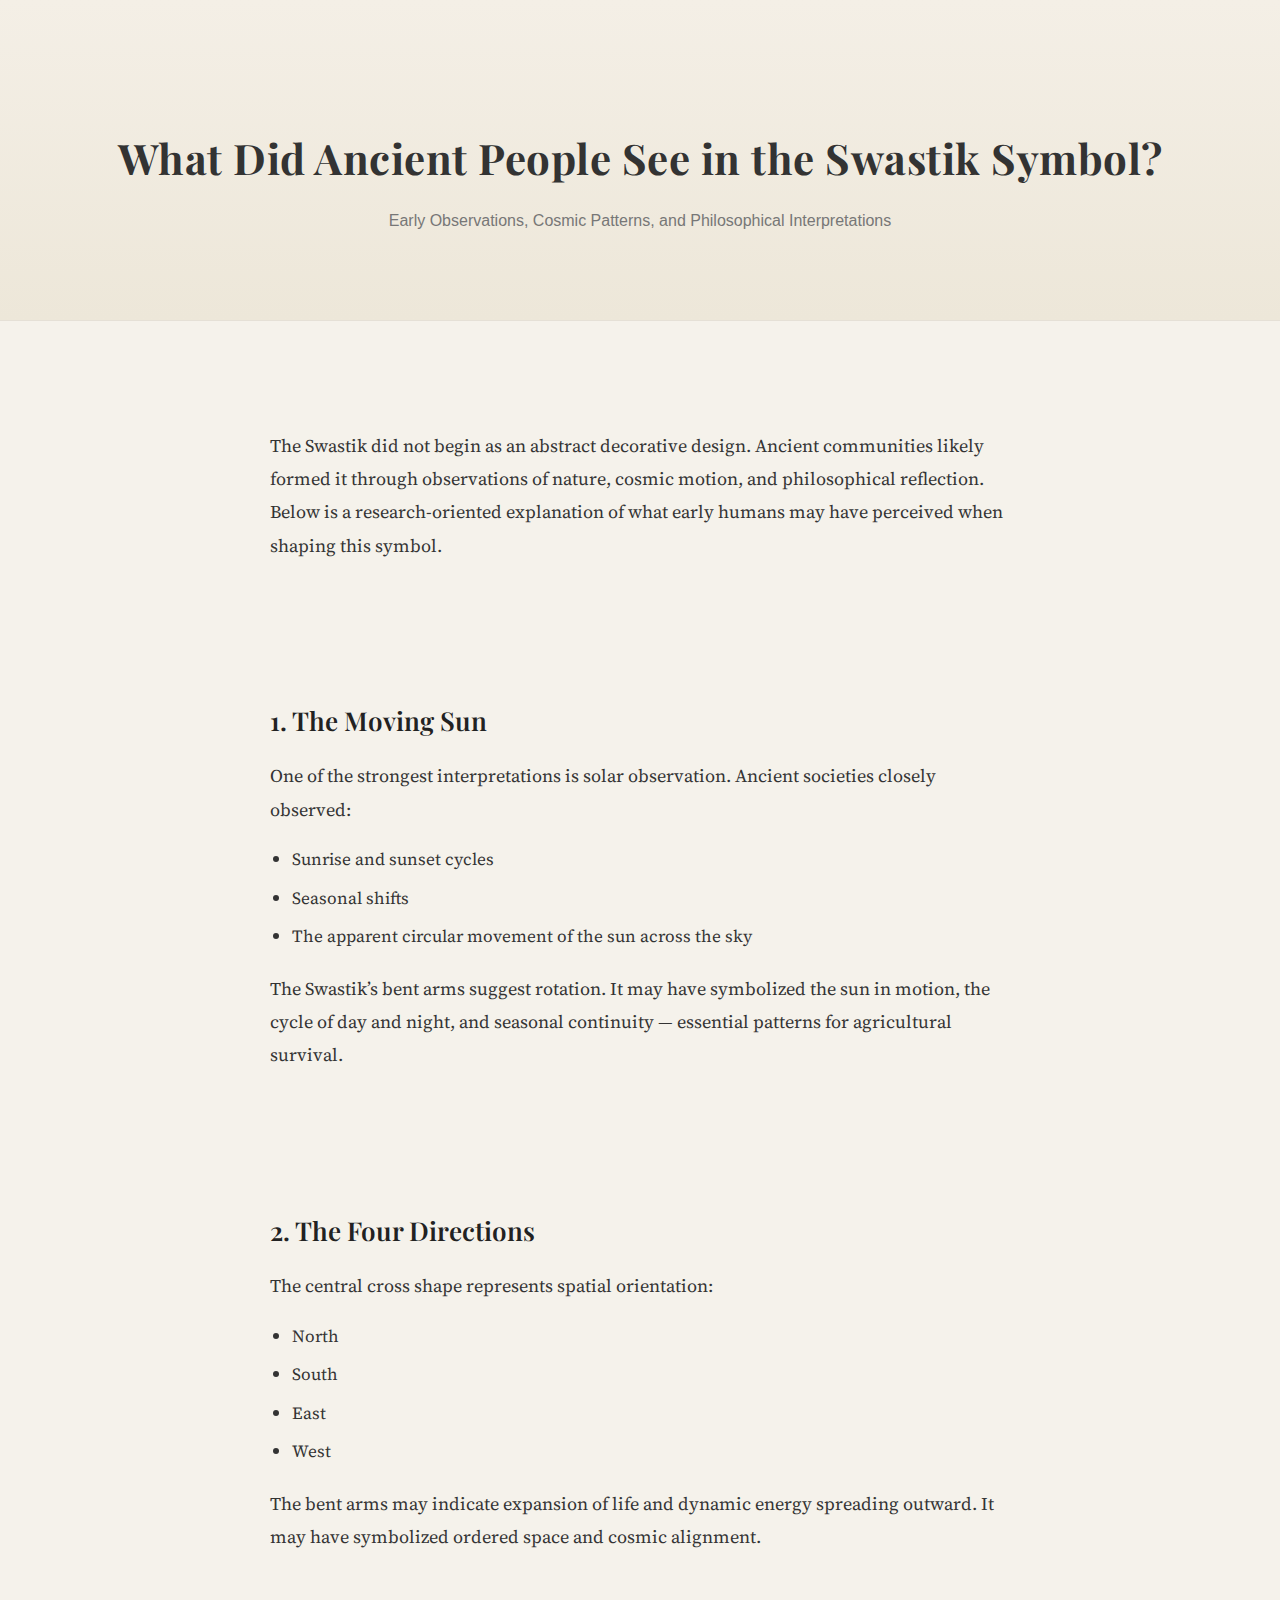
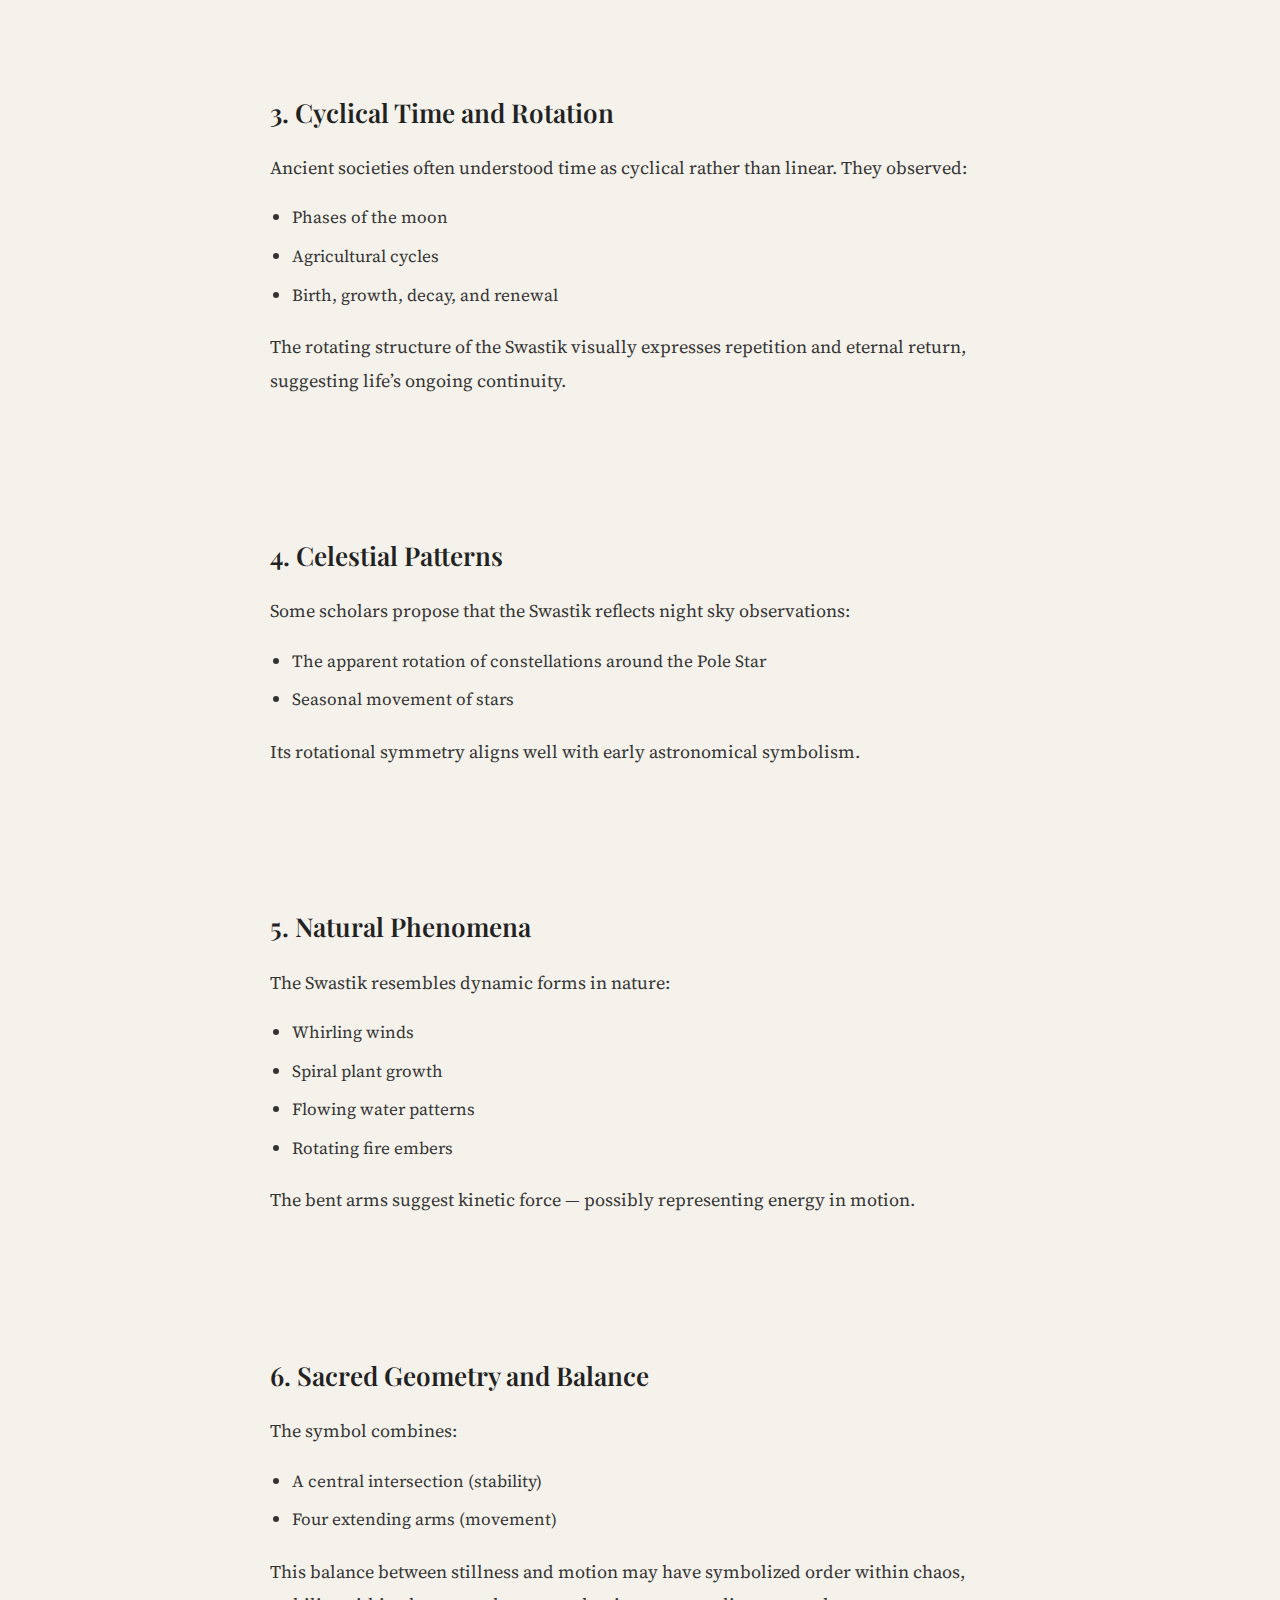
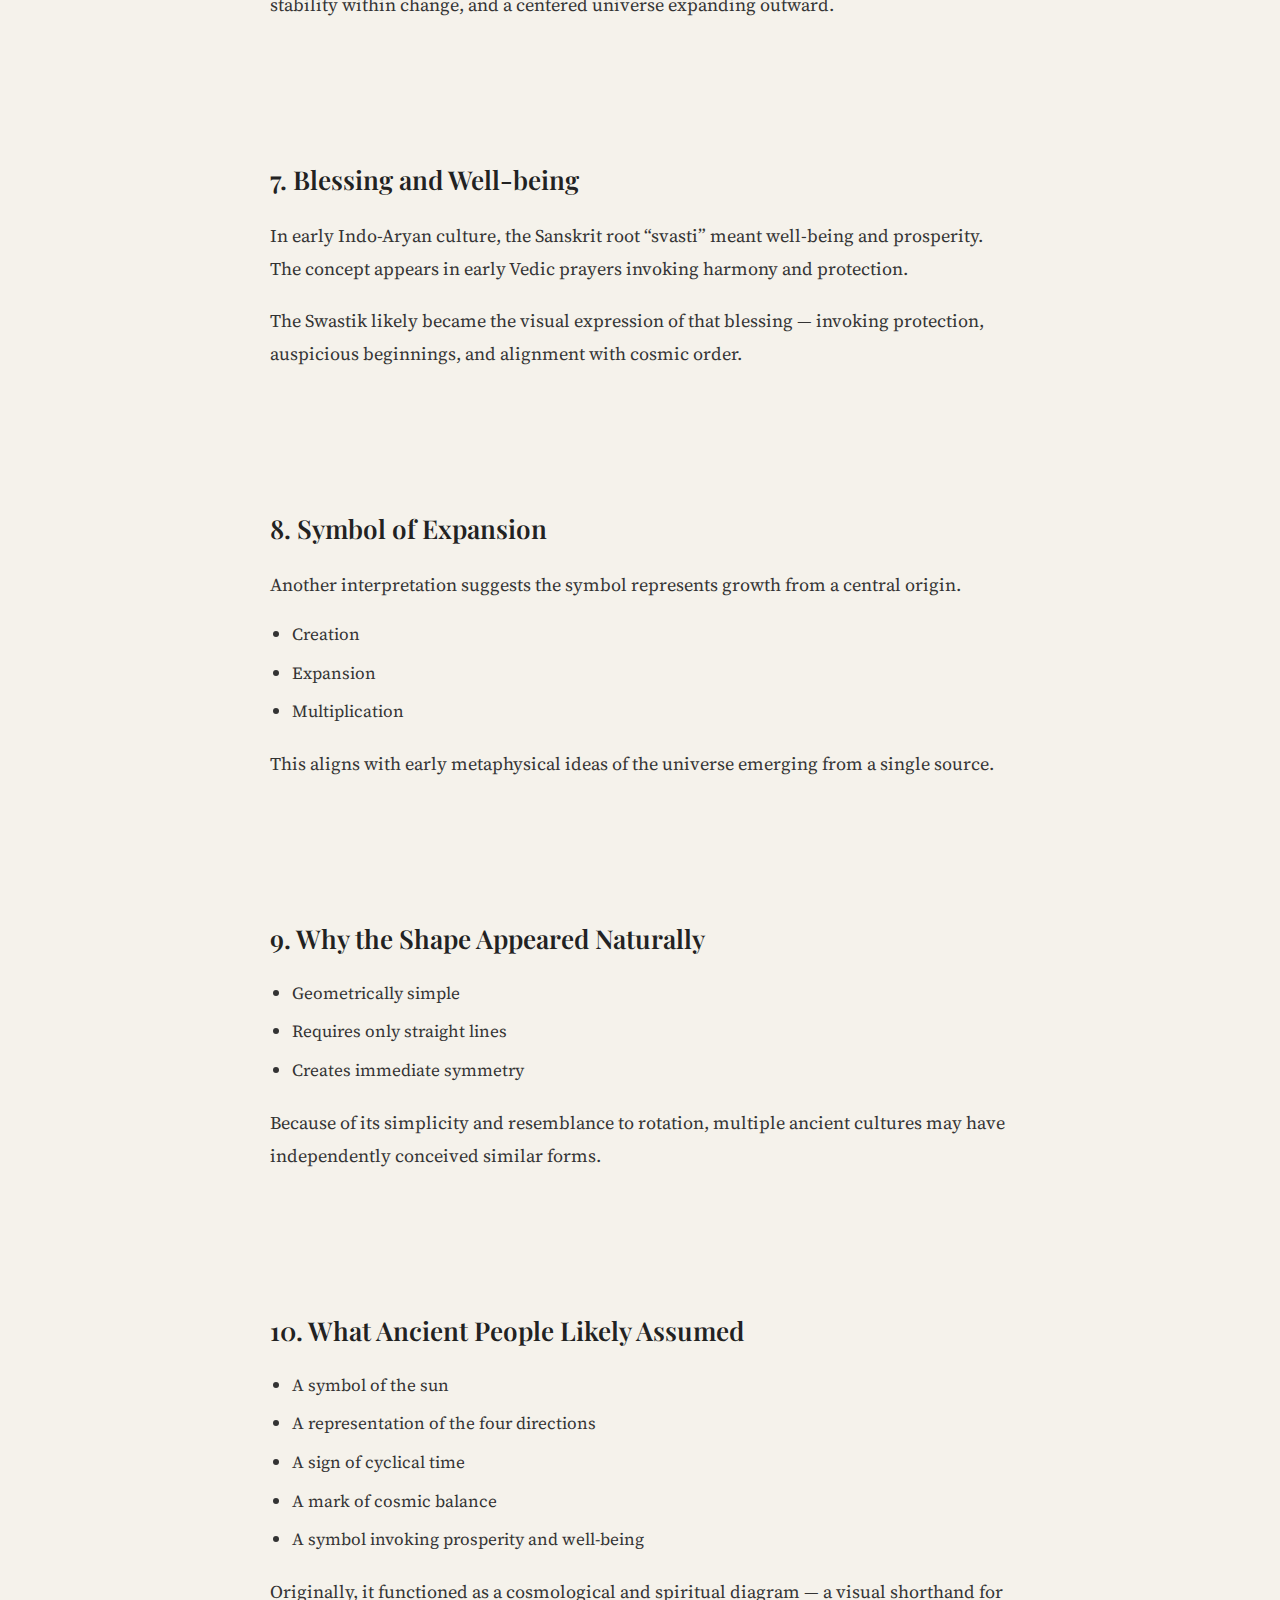
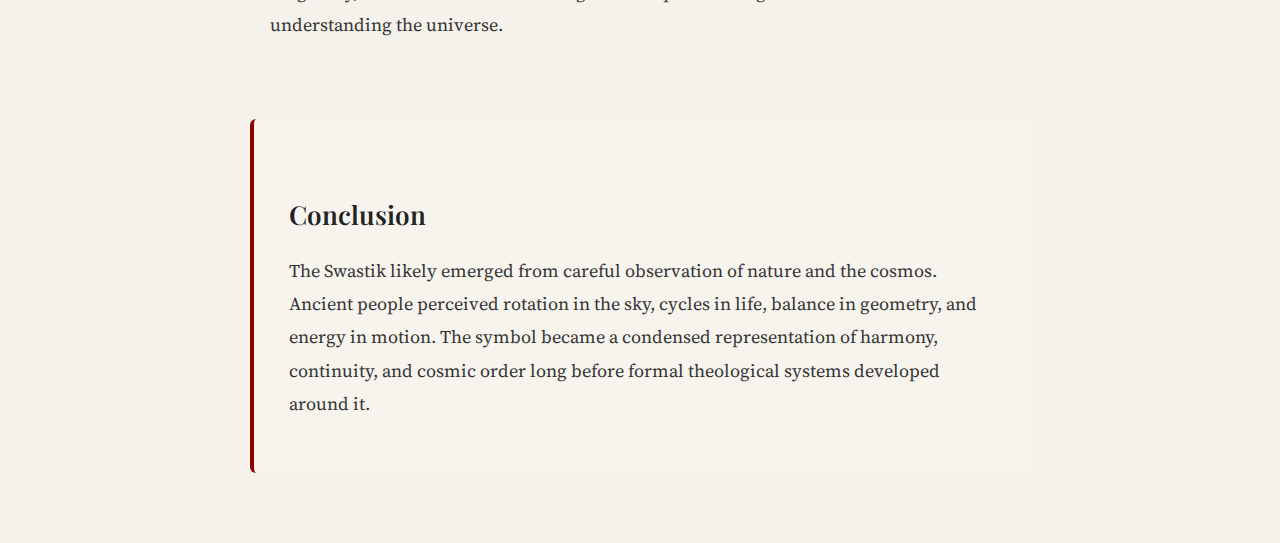
<file: pages/AncientInterpretation.html>
<!DOCTYPE html>
<html lang="en">
<head>
    <meta charset="UTF-8">
    <title>Ancient Interpretations of the Swastik</title>
    <meta name="viewport" content="width=device-width, initial-scale=1.0">
    <link href="https://fonts.googleapis.com/css2?family=Playfair+Display:wght@600;700&family=Source+Serif+4:wght@400;500;600&display=swap" rel="stylesheet">
    <link rel="stylesheet" href="/css/style_index2.css">
</head>
<body>
<!-- HEADER -->
    <div id="header"></div>
<div class="page-header">
    <h2>What Did Ancient People See in the Swastik Symbol?</h2>
    <p>Early Observations, Cosmic Patterns, and Philosophical Interpretations</p>
</div>

<div class="article-container">

    <section class="article-section">
        <p>
            The Swastik did not begin as an abstract decorative design. Ancient communities likely formed it 
            through observations of nature, cosmic motion, and philosophical reflection. 
            Below is a research-oriented explanation of what early humans may have perceived when shaping this symbol.
        </p>
    </section>

    <section class="article-section">
        <h3>1. The Moving Sun</h3>
        <p>One of the strongest interpretations is solar observation. Ancient societies closely observed:</p>
        <ul>
            <li>Sunrise and sunset cycles</li>
            <li>Seasonal shifts</li>
            <li>The apparent circular movement of the sun across the sky</li>
        </ul>
        <p>
            The Swastik’s bent arms suggest rotation. It may have symbolized the sun in motion,
            the cycle of day and night, and seasonal continuity — essential patterns for agricultural survival.
        </p>
    </section>

    <section class="article-section">
        <h3>2. The Four Directions</h3>
        <p>The central cross shape represents spatial orientation:</p>
        <ul>
            <li>North</li>
            <li>South</li>
            <li>East</li>
            <li>West</li>
        </ul>
        <p>
            The bent arms may indicate expansion of life and dynamic energy spreading outward.
            It may have symbolized ordered space and cosmic alignment.
        </p>
    </section>

    <section class="article-section">
        <h3>3. Cyclical Time and Rotation</h3>
        <p>Ancient societies often understood time as cyclical rather than linear. They observed:</p>
        <ul>
            <li>Phases of the moon</li>
            <li>Agricultural cycles</li>
            <li>Birth, growth, decay, and renewal</li>
        </ul>
        <p>
            The rotating structure of the Swastik visually expresses repetition and eternal return,
            suggesting life’s ongoing continuity.
        </p>
    </section>

    <section class="article-section">
        <h3>4. Celestial Patterns</h3>
        <p>Some scholars propose that the Swastik reflects night sky observations:</p>
        <ul>
            <li>The apparent rotation of constellations around the Pole Star</li>
            <li>Seasonal movement of stars</li>
        </ul>
        <p>
            Its rotational symmetry aligns well with early astronomical symbolism.
        </p>
    </section>

    <section class="article-section">
        <h3>5. Natural Phenomena</h3>
        <p>The Swastik resembles dynamic forms in nature:</p>
        <ul>
            <li>Whirling winds</li>
            <li>Spiral plant growth</li>
            <li>Flowing water patterns</li>
            <li>Rotating fire embers</li>
        </ul>
        <p>
            The bent arms suggest kinetic force — possibly representing energy in motion.
        </p>
    </section>

    <section class="article-section">
        <h3>6. Sacred Geometry and Balance</h3>
        <p>The symbol combines:</p>
        <ul>
            <li>A central intersection (stability)</li>
            <li>Four extending arms (movement)</li>
        </ul>
        <p>
            This balance between stillness and motion may have symbolized order within chaos,
            stability within change, and a centered universe expanding outward.
        </p>
    </section>

    <section class="article-section">
        <h3>7. Blessing and Well-being</h3>
        <p>
            In early Indo-Aryan culture, the Sanskrit root “svasti” meant well-being and prosperity.
            The concept appears in early Vedic prayers invoking harmony and protection.
        </p>
        <p>
            The Swastik likely became the visual expression of that blessing — invoking protection,
            auspicious beginnings, and alignment with cosmic order.
        </p>
    </section>

    <section class="article-section">
        <h3>8. Symbol of Expansion</h3>
        <p>
            Another interpretation suggests the symbol represents growth from a central origin.
        </p>
        <ul>
            <li>Creation</li>
            <li>Expansion</li>
            <li>Multiplication</li>
        </ul>
        <p>
            This aligns with early metaphysical ideas of the universe emerging from a single source.
        </p>
    </section>

    <section class="article-section">
        <h3>9. Why the Shape Appeared Naturally</h3>
        <ul>
            <li>Geometrically simple</li>
            <li>Requires only straight lines</li>
            <li>Creates immediate symmetry</li>
        </ul>
        <p>
            Because of its simplicity and resemblance to rotation, multiple ancient cultures
            may have independently conceived similar forms.
        </p>
    </section>

    <section class="article-section">
        <h3>10. What Ancient People Likely Assumed</h3>
        <ul>
            <li>A symbol of the sun</li>
            <li>A representation of the four directions</li>
            <li>A sign of cyclical time</li>
            <li>A mark of cosmic balance</li>
            <li>A symbol invoking prosperity and well-being</li>
        </ul>
        <p>
            Originally, it functioned as a cosmological and spiritual diagram — 
            a visual shorthand for understanding the universe.
        </p>
    </section>

    <section class="article-section conclusion">
        <h3>Conclusion</h3>
        <p>
            The Swastik likely emerged from careful observation of nature and the cosmos.
            Ancient people perceived rotation in the sky, cycles in life, balance in geometry,
            and energy in motion. The symbol became a condensed representation of harmony,
            continuity, and cosmic order long before formal theological systems developed around it.
        </p>
    </section>

</div>
<div id="footer"> </div>

<script src="/js/include.js"></script>
</body>
</html>
</file>
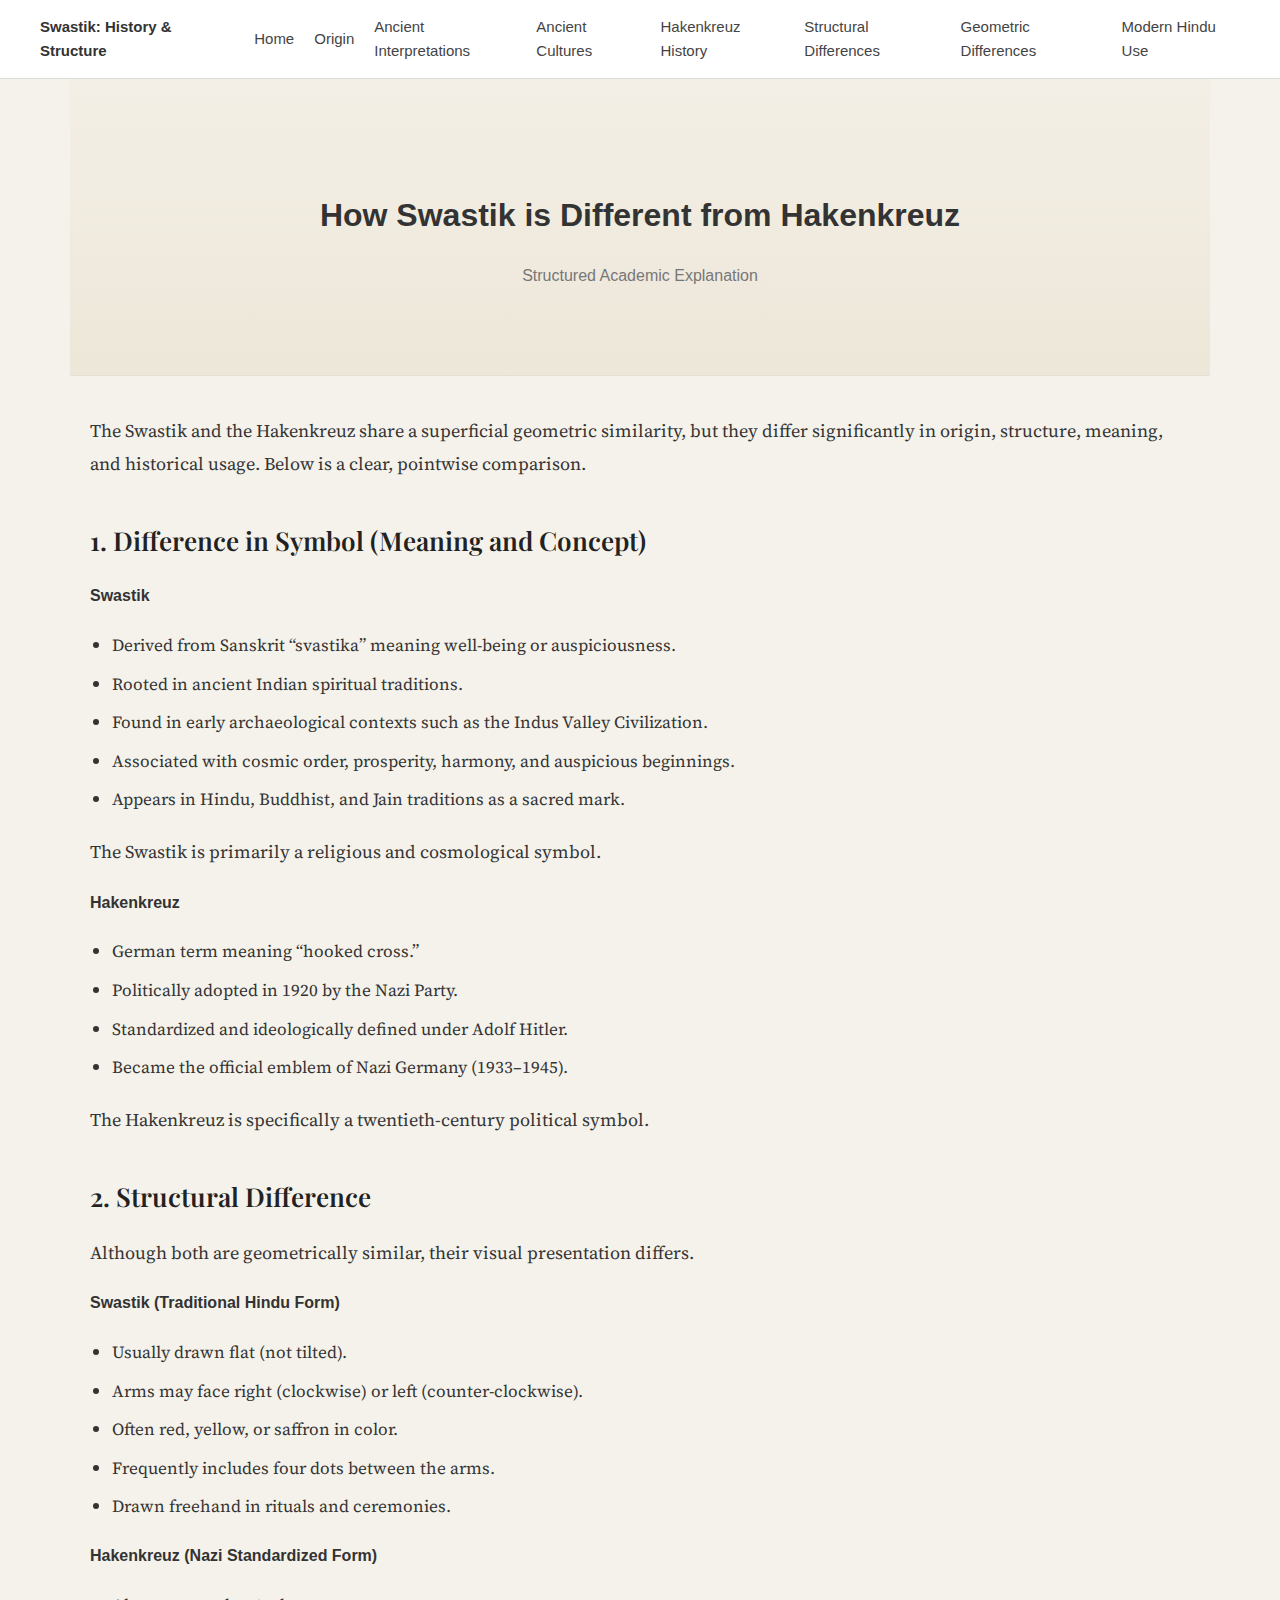
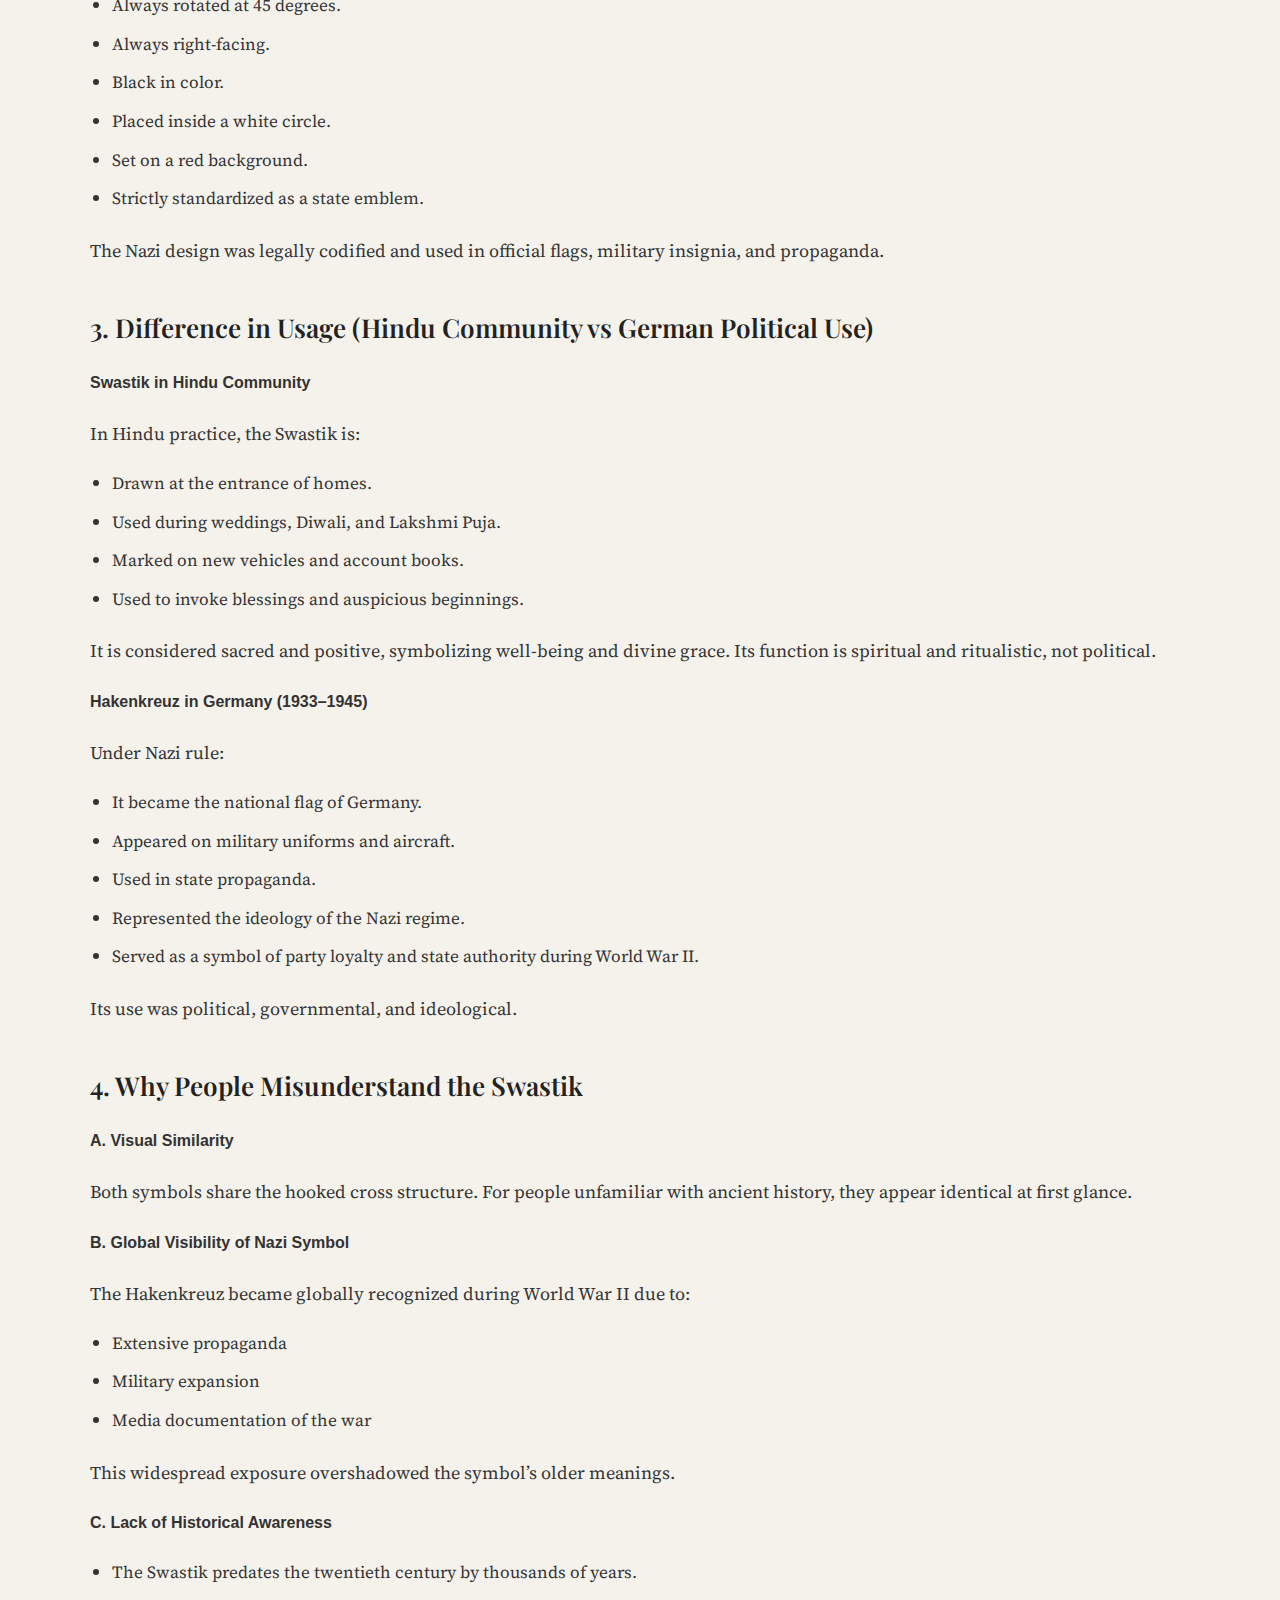
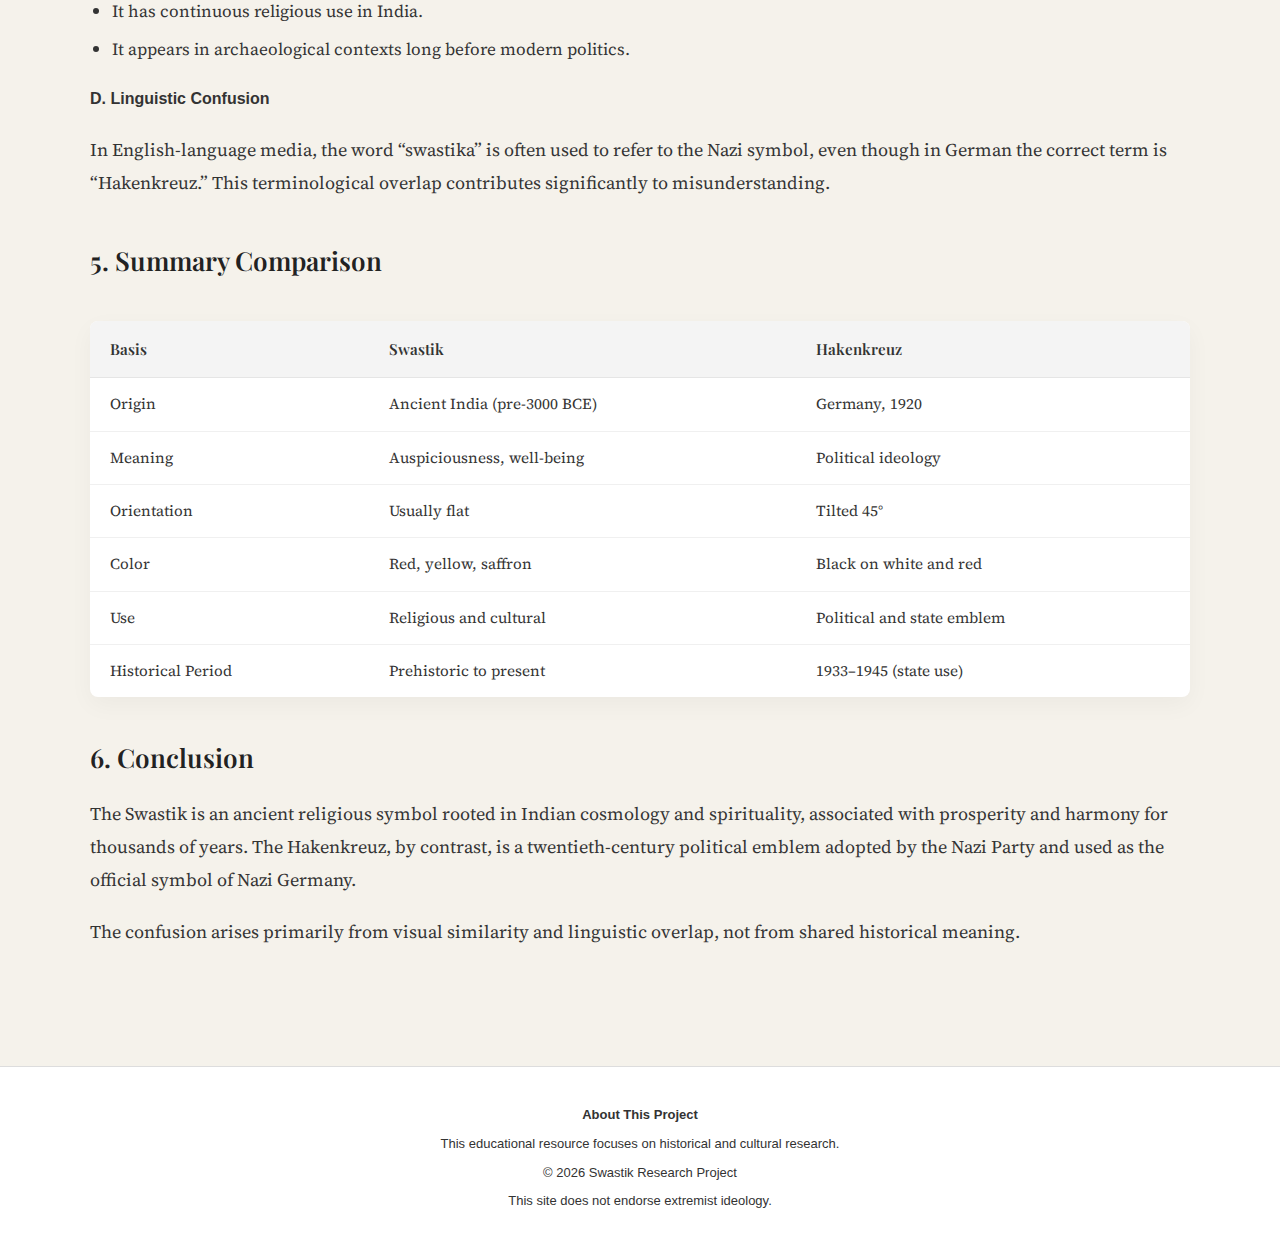
<file: pages/Diff_Swastik.html>
<!DOCTYPE html>
<html lang="en">
<head>
    <meta charset="UTF-8">
    <title>How Swastik is Different from Hakenkreuz</title>
    <link href="https://fonts.googleapis.com/css2?family=Playfair+Display:wght@600;700&family=Source+Serif+4:wght@400;500;600&display=swap" rel="stylesheet">
    <link rel="stylesheet" href="../css/style_index2.css">
</head>
<body>
<header>
        <h1>Swastik: History & Structure</h1>
        <nav>
            <a href="../index.html">Home</a>
            <a href="origin.html">Origin</a>
            <a href="AncientInterpretation.html">Ancient Interpretations</a>
            <a href="AncientCulture.html">Ancient Cultures</a>
            <a href="Haken_Hist.html">Hakenkreuz History</a>
            <a href="Diff_Swastik.html">Structural Differences</a>          
            <a href="Geometric.html">Geometric Differences</a>
            <a href="ModernHinduUse.html">Modern Hindu Use</a>
        </nav>
    </header>
<main class="content">

    <section class="page-header">
        <h1>How Swastik is Different from Hakenkreuz</h1>
        <p class="subtitle">Structured Academic Explanation</p>
    </section>

    <section class="article-section">

        <p>
            The Swastik and the Hakenkreuz share a superficial geometric similarity,
            but they differ significantly in origin, structure, meaning, and historical usage.
            Below is a clear, pointwise comparison.
        </p>

        <h3>1. Difference in Symbol (Meaning and Concept)</h3>

        <h4>Swastik</h4>
        <ul>
            <li>Derived from Sanskrit “svastika” meaning well-being or auspiciousness.</li>
            <li>Rooted in ancient Indian spiritual traditions.</li>
            <li>Found in early archaeological contexts such as the Indus Valley Civilization.</li>
            <li>Associated with cosmic order, prosperity, harmony, and auspicious beginnings.</li>
            <li>Appears in Hindu, Buddhist, and Jain traditions as a sacred mark.</li>
        </ul>
        <p>
            The Swastik is primarily a religious and cosmological symbol.
        </p>

        <h4>Hakenkreuz</h4>
        <ul>
            <li>German term meaning “hooked cross.”</li>
            <li>Politically adopted in 1920 by the Nazi Party.</li>
            <li>Standardized and ideologically defined under Adolf Hitler.</li>
            <li>Became the official emblem of Nazi Germany (1933–1945).</li>
        </ul>
        <p>
            The Hakenkreuz is specifically a twentieth-century political symbol.
        </p>

        <h3>2. Structural Difference</h3>

        <p>
            Although both are geometrically similar, their visual presentation differs.
        </p>

        <h4>Swastik (Traditional Hindu Form)</h4>
        <ul>
            <li>Usually drawn flat (not tilted).</li>
            <li>Arms may face right (clockwise) or left (counter-clockwise).</li>
            <li>Often red, yellow, or saffron in color.</li>
            <li>Frequently includes four dots between the arms.</li>
            <li>Drawn freehand in rituals and ceremonies.</li>
        </ul>

        <h4>Hakenkreuz (Nazi Standardized Form)</h4>
        <ul>
            <li>Always rotated at 45 degrees.</li>
            <li>Always right-facing.</li>
            <li>Black in color.</li>
            <li>Placed inside a white circle.</li>
            <li>Set on a red background.</li>
            <li>Strictly standardized as a state emblem.</li>
        </ul>

        <p>
            The Nazi design was legally codified and used in official flags,
            military insignia, and propaganda.
        </p>

        <h3>3. Difference in Usage (Hindu Community vs German Political Use)</h3>

        <h4>Swastik in Hindu Community</h4>
        <p>In Hindu practice, the Swastik is:</p>
        <ul>
            <li>Drawn at the entrance of homes.</li>
            <li>Used during weddings, Diwali, and Lakshmi Puja.</li>
            <li>Marked on new vehicles and account books.</li>
            <li>Used to invoke blessings and auspicious beginnings.</li>
        </ul>
        <p>
            It is considered sacred and positive, symbolizing well-being and divine grace.
            Its function is spiritual and ritualistic, not political.
        </p>

        <h4>Hakenkreuz in Germany (1933–1945)</h4>
        <p>Under Nazi rule:</p>
        <ul>
            <li>It became the national flag of Germany.</li>
            <li>Appeared on military uniforms and aircraft.</li>
            <li>Used in state propaganda.</li>
            <li>Represented the ideology of the Nazi regime.</li>
            <li>Served as a symbol of party loyalty and state authority during World War II.</li>
        </ul>
        <p>
            Its use was political, governmental, and ideological.
        </p>

        <h3>4. Why People Misunderstand the Swastik</h3>

        <h4>A. Visual Similarity</h4>
        <p>
            Both symbols share the hooked cross structure. For people unfamiliar
            with ancient history, they appear identical at first glance.
        </p>

        <h4>B. Global Visibility of Nazi Symbol</h4>
        <p>
            The Hakenkreuz became globally recognized during World War II due to:
        </p>
        <ul>
            <li>Extensive propaganda</li>
            <li>Military expansion</li>
            <li>Media documentation of the war</li>
        </ul>
        <p>
            This widespread exposure overshadowed the symbol’s older meanings.
        </p>

        <h4>C. Lack of Historical Awareness</h4>
        <ul>
            <li>The Swastik predates the twentieth century by thousands of years.</li>
            <li>It has continuous religious use in India.</li>
            <li>It appears in archaeological contexts long before modern politics.</li>
        </ul>

        <h4>D. Linguistic Confusion</h4>
        <p>
            In English-language media, the word “swastika” is often used to refer to
            the Nazi symbol, even though in German the correct term is “Hakenkreuz.”
            This terminological overlap contributes significantly to misunderstanding.
        </p>

        <h3>5. Summary Comparison</h3>

        <table class="comparison-table">
            <tr>
                <th>Basis</th>
                <th>Swastik</th>
                <th>Hakenkreuz</th>
            </tr>
            <tr>
                <td>Origin</td>
                <td>Ancient India (pre-3000 BCE)</td>
                <td>Germany, 1920</td>
            </tr>
            <tr>
                <td>Meaning</td>
                <td>Auspiciousness, well-being</td>
                <td>Political ideology</td>
            </tr>
            <tr>
                <td>Orientation</td>
                <td>Usually flat</td>
                <td>Tilted 45°</td>
            </tr>
            <tr>
                <td>Color</td>
                <td>Red, yellow, saffron</td>
                <td>Black on white and red</td>
            </tr>
            <tr>
                <td>Use</td>
                <td>Religious and cultural</td>
                <td>Political and state emblem</td>
            </tr>
            <tr>
                <td>Historical Period</td>
                <td>Prehistoric to present</td>
                <td>1933–1945 (state use)</td>
            </tr>
        </table>

        <h3>6. Conclusion</h3>
        <p>
            The Swastik is an ancient religious symbol rooted in Indian cosmology
            and spirituality, associated with prosperity and harmony for thousands
            of years. The Hakenkreuz, by contrast, is a twentieth-century political
            emblem adopted by the Nazi Party and used as the official symbol of
            Nazi Germany.
        </p>
        <p>
            The confusion arises primarily from visual similarity and linguistic
            overlap, not from shared historical meaning.
        </p>

    </section>

</main>
<footer>
    <p><strong>About This Project</strong></p>
        <p>This educational resource focuses on historical and cultural research.</p>
        <p>© 2026 Swastik Research Project</p>
        <p>This site does not endorse extremist ideology.</p>
</footer>
</body>
</html>
</file>
<file: css/style_index2.css>
/* ============================= */
/* GLOBAL BASE STYLES */
/* ============================= */

body {
    margin: 0;
    font-family: Arial, sans-serif;
    background-color: #f5f2eb;
    color: #333;
    line-height: 1.6;
    -webkit-font-smoothing: antialiased;
    text-rendering: optimizeLegibility;
}

/* ============================= */
/* HEADER */
/* ============================= */

header {
    background-color: #ffffff;
    padding: 15px 40px;
    display: flex;
    justify-content: space-between;
    align-items: center;
    border-bottom: 1px solid #ddd;

    position: sticky;
    top: 0;
    z-index: 1000;
}

header h1 {
    font-size: 15px;
    margin: 0;    
}
/* Right side */
header nav {
    display: flex;
    align-items: center;
    margin-left: auto; /* pushes nav fully right */
}

nav a {
    margin-left: 20px;
    text-decoration: none;
    color: #444;
    font-size: 15px;
}

nav a:hover {
    color: #8b0000;
}

/* ============================= */
/* HERO SECTION (Index Page) */
/* ============================= */

.hero {
    text-align: center;
    padding: 80px 20px;
    background-color: #ede7d9;
}

.hero h2 {
    font-size: 36px;
    margin-bottom: 15px;
}

.hero p {
    max-width: 700px;
    margin: 0 auto 20px;
}

.disclaimer {
    font-size: 13px;
    color: #666;
    margin-top: 10px;
}

.btn {
    display: inline-block;
    margin: 10px;
    padding: 10px 20px;
    background-color: #8b0000;
    color: #fff;
    text-decoration: none;
    font-size: 14px;
    border-radius: 4px;
}

.btn:hover {
    background-color: #a00000;
}

/* ============================= */
/* GENERIC SECTIONS (Index Page) */
/* ============================= */

section {
    padding: 20px 20px;
    max-width: 1100px;
    margin: auto;
}

section h3 {
    font-size: 26px;
    margin-bottom: 20px;
    text-align: center;
}

/* ============================= */
/* CARD GRID */
/* ============================= */

.cards {
    display: grid;
    grid-template-columns: repeat(auto-fit, minmax(250px, 1fr));
    gap: 20px;
    margin-top: 30px;
}

.card {
    background: #fff;
    padding: 20px;
    border: 1px solid #ddd;
    border-radius: 6px;
}

.card h4 {
    margin-top: 0;
}

.card a {
    display: inline-block;
    margin-top: 10px;
    text-decoration: none;
    color: #8b0000;
    font-size: 14px;
}

/* ============================= */
/* PREMIUM ARTICLE STYLING */
/* ============================= */

/* Page Header */
.page-header {
    background: linear-gradient(to bottom, #f4efe6, #ede7d9);
    text-align: center;
    padding: 90px 20px 70px;
    border-bottom: 1px solid #e5e0d6;
}

.page-header h2 {
    font-family: 'Playfair Display', serif;
    font-size: 42px;
    font-weight: 700;
    margin-bottom: 15px;
    letter-spacing: 0.5px;
}

.page-header p {
    font-size: 16px;
    color: #777;
}

/* Article Container */
.article-container {
    max-width: 780px;
    margin: 70px auto;
    padding: 0 15px;
}

/* Article Sections */
.article-section {
    margin-bottom: 40px;
}

/* Article Headings */
.article-section h3 {
    font-family: 'Playfair Display', serif;
    font-size: 26px;
    margin-bottom: 18px;
    margin-top: 40px;
    font-weight: 600;
    color: #222;
    text-align: left;
}

/* Article Paragraphs */
.article-section p {
    font-family: 'Source Serif 4', serif;
    font-size: 18px;
    line-height: 1.85;
    margin-bottom: 18px;
    color: #333;
}

/* Article Lists */
.article-section ul {
    padding-left: 22px;
    margin-bottom: 20px;
}

.article-section li {
    font-family: 'Source Serif 4', serif;
    font-size: 17px;
    line-height: 1.8;
    margin-bottom: 8px;
}

/* Nested lists */
.article-section ul ul {
    margin-top: 8px;
}

/* Conclusion Box */
.conclusion {
    padding: 35px;
    background-color: #f7f4ee;
    border-left: 4px solid #8b0000;
    border-radius: 6px;
}

/* ============================= */
/* PREMIUM ARTICLE TABLE STYLE  */
/* ============================= */

.article-section table {
    width: 100%;
    border-collapse: collapse;
    margin: 40px 0;
    font-size: 0.95rem;
    background: #ffffff;
    border-radius: 8px;
    overflow: hidden;
    box-shadow: 0 8px 24px rgba(0, 0, 0, 0.04);
}

.article-section th {
    background-color: #f4f4f4;
    font-weight: 600;
    text-align: left;
    padding: 16px 20px;
    border-bottom: 1px solid #e5e5e5;
    font-family: 'Playfair Display', serif;
}

.article-section td {
    padding: 14px 20px;
    border-bottom: 1px solid #f0f0f0;
    line-height: 1.6;
    font-family: 'Source Serif 4', serif;
}

.article-section tr:last-child td {
    border-bottom: none;
}

.article-section tr:hover {
    background-color: #fafafa;
    transition: background 0.2s ease;
}

/* ============================= */
/* DIAGRAM BLOCK STYLE          */
/* ============================= */

.article-section pre {
    background: #f8f8f8;
    padding: 30px;
    border-radius: 10px;
    text-align: center;
    font-family: 'Source Serif 4', serif;
    font-size: 16px;
    line-height: 1.8;
    margin: 30px auto;
    max-width: 500px;
    box-shadow: 0 6px 18px rgba(0, 0, 0, 0.03);
}

/* ============================= */
/* FOOTER */
/* ============================= */

footer {
    background-color: #ffffff;
    padding: 30px 20px;
    text-align: center;
    font-size: 13px;
    border-top: 1px solid #ddd;
    margin-top: 80px;
}

footer p {
    margin: 8px 0;
}
</file>
<file: css/style1.css>
.top-banner {
    width: 100%;
    height: 48px;
    background: linear-gradient(90deg, #8B0000, #c0392b);
    display: flex;
    align-items: center;
    justify-content: center;
    text-align: center;
}

.top-banner p {
    color: white;
    font-size: 24px;
    letter-spacing: 2px;
}

/* Gradient Glow Text Effect */
.highlight {
    font-weight: 700;
    background: linear-gradient(45deg, #ffd700, #ff9800);
    -webkit-background-clip: text;
    -webkit-text-fill-color: transparent;
    position: relative;
    transition: all 0.3s ease;
}

/* Glow Animation */
.highlight::after {
    content: "";
    position: absolute;
    left: 0;
    bottom: -3px;
    width: 100%;
    height: 2px;
    background: #ffd700;
    transform: scaleX(0);
    transition: transform 0.3s ease;
}

.highlight:hover {
    text-shadow: 0 0 8px #ffd700;
}

.highlight:hover::after {
    transform: scaleX(1);
}
</file>
<file: css/style.css>
/* Reset */
* {
    margin: 0;
    padding: 0;
    box-sizing: border-box;
}

/* Root Colors */
:root {
    --primary: #2e9622;
    --bg-light: #f4f4f4;
    --text-light: #333;
    --glass: rgba(255, 255, 255, 0.15);
    --blur: blur(10px);
}

/* Dark Mode Variables */
body.dark {
    --bg-light: #121212;
    --text-light: #f5f5f5;
    --glass: rgba(255,255,255,0.08);
}

/* Body */
body {
    font-family: 'Segoe UI', sans-serif;
    background: var(--bg-light);
    color: var(--text-light);
    transition: background 0.4s ease, color 0.4s ease;
}

/* Container */
.container {
    width: 90%;
    max-width: 1100px;
    margin: auto;
}

/* Glass Header */
.glass {
    background: var(--glass);
    backdrop-filter: var(--blur);
    -webkit-backdrop-filter: var(--blur);
    padding: 15px 0;
    position: sticky;
    top: 0;
    z-index: 1000;
}

/* Header Flex */
.header-flex {
    display: flex;
    justify-content: space-between;
    align-items: center;
}

/* Navigation */
nav {
    display: flex;
    gap: 25px;
}

nav a {
    text-decoration: none;
    font-weight: 600;
    color: var(--text-light);
    position: relative;
}

nav a::after {
    content: "";
    width: 0;
    height: 2px;
    background: var(--primary);
    position: absolute;
    bottom: -5px;
    left: 0;
    transition: 0.3s;
}

nav a:hover::after {
    width: 100%;
}

/* Hero Section */
.hero {
    min-height: 20vh;
    padding: 20px 10px;
    text-align: center;
    background: linear-gradient(135deg, #8B0000, #c0392b);
    color: white;
    animation: fadeIn 1.2s ease-in-out forwards;
    display: flex;
    flex-direction: column;
    align-items: center;
    justify-content: center;
}
/* Hero Text */
.hero h2 {
    font-size: 26px;       /* Reduced size */
    font-weight: 600;
    margin-bottom: 15px;
}

.hero p {
    font-size: 15px;       /* Reduced paragraph */
    max-width: 650px;      /* Keeps text clean */
    margin: 0 auto;
    line-height: 1.6;
    opacity: 0.95;
}

/* Sections */
section {
    padding: 80px 0;
    animation: fadeUp 1s ease forwards;
    opacity: 0;
}

section:nth-child(2) { animation-delay: 0.2s; }
section:nth-child(3) { animation-delay: 0.4s; }
section:nth-child(4) { animation-delay: 0.6s; }

h2 {
    margin-bottom: 20px;
    color: var(--primary);
}

body.dark h2 {
    color: #ff4d4d;
}

/* Image */
.responsive-img {
    width: 100%;
    max-width: 600px;
    display: block;
    margin: 20px auto;
    border-radius: 12px;
    transition: transform 0.4s ease;
}

.responsive-img:hover {
    transform: scale(1.05);
}

/* Caption */
.caption {
    text-align: center;
    font-size: 14px;
    opacity: 0.8;
    font-weight: bold;
}

/* Buttons */
.dark-btn {
    background: none;
    border: none;
    font-size: 20px;
    cursor: pointer;
    margin-right: 10px;
}
/* Controls */
.controls {
    display: flex;
    align-items: center;
}

/* Mobile Menu */
.menu-toggle {
    display: none;
    font-size: 22px;
    background: none;
    border: none;
    cursor: pointer;
    color: var(--text-light);
}

/* Footer */
footer {
    text-align: center;
    padding: 30px 0;
    background: #222;
    color: white;
}

/* Animations */
@keyframes fadeIn {
    from { opacity: 0; transform: translateY(-20px); }
    to { opacity: 1; transform: translateY(0); }
}

@keyframes fadeUp {
    from { opacity: 0; transform: translateY(40px); }
    to { opacity: 1; transform: translateY(0); }
}

/* Responsive */
@media(max-width: 768px) {

    nav {
        display: none;
        flex-direction: column;
        position: absolute;
        right: 20px;
        top: 60px;
        background: var(--glass);
        backdrop-filter: var(--blur);
        padding: 20px;
        border-radius: 10px;
    }

    nav.active {
        display: flex;
    }

    .menu-toggle {
        display: block;
    }
}
</file>
